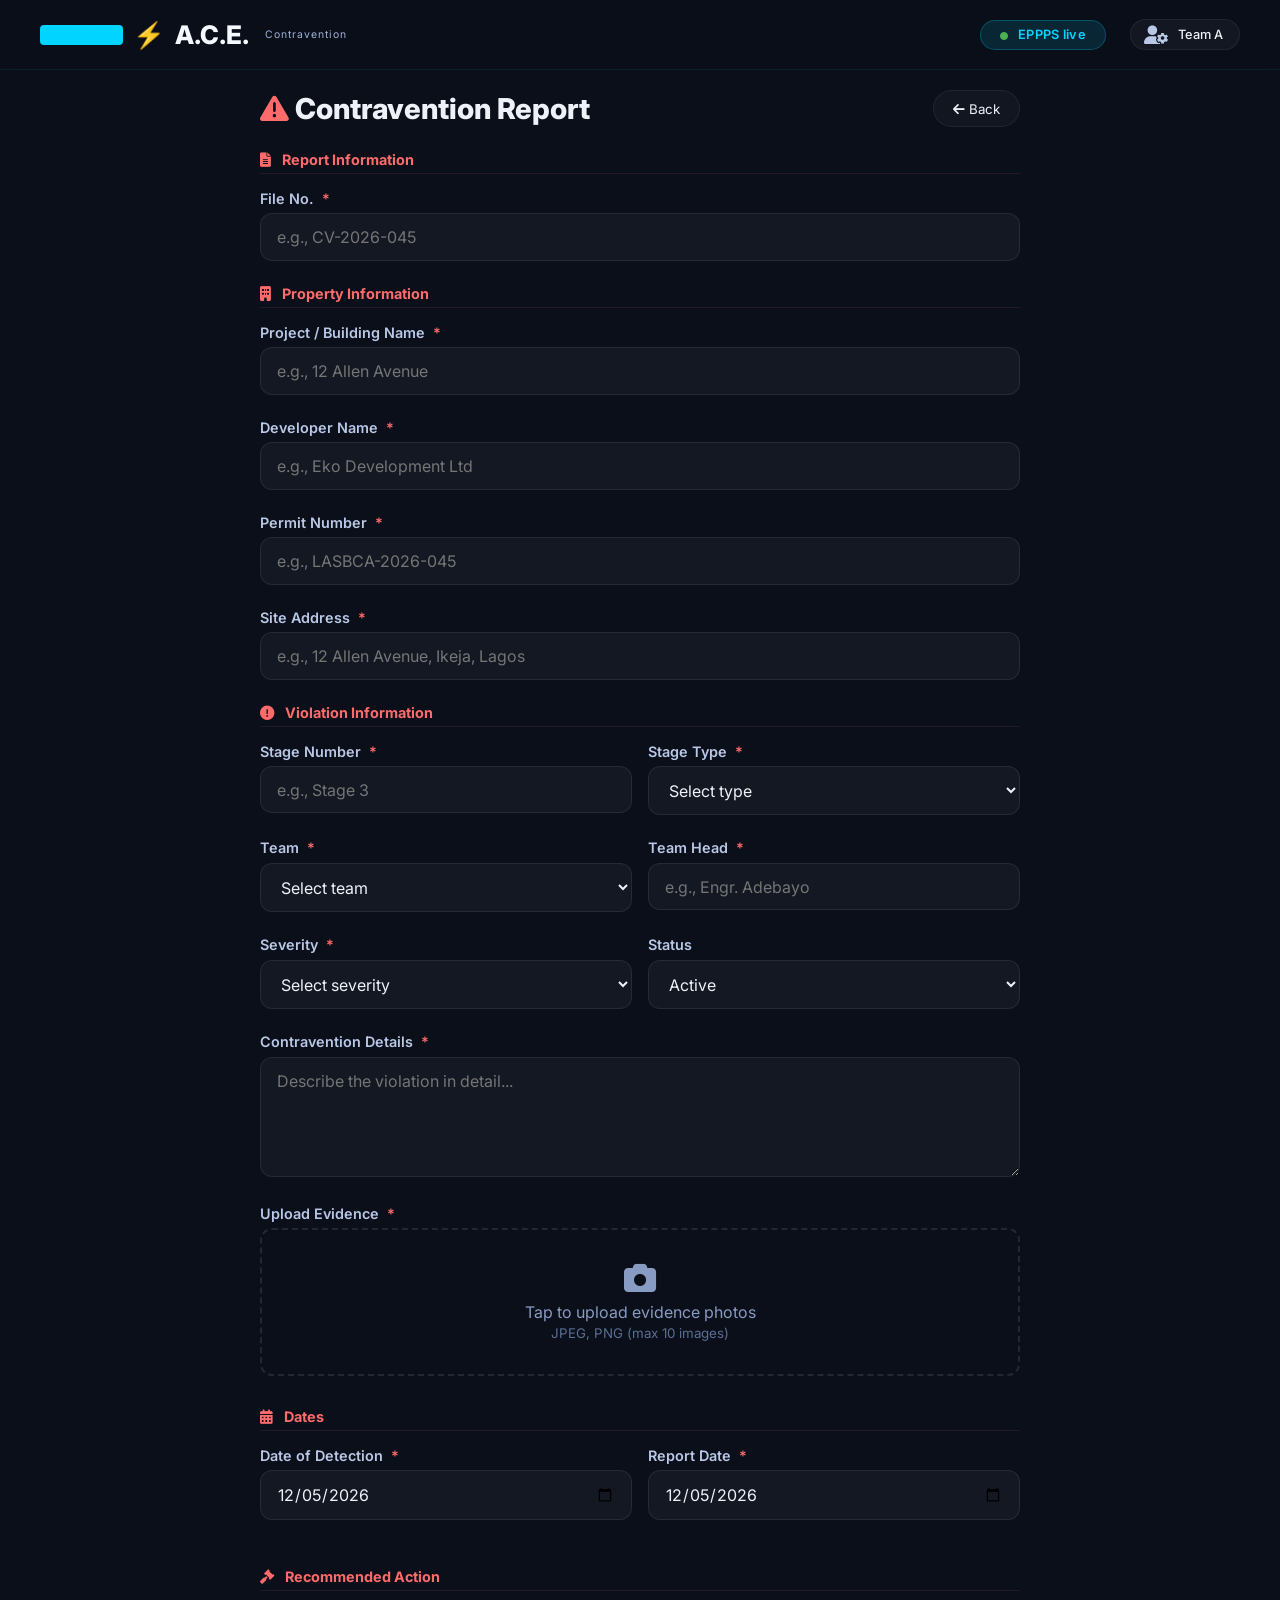
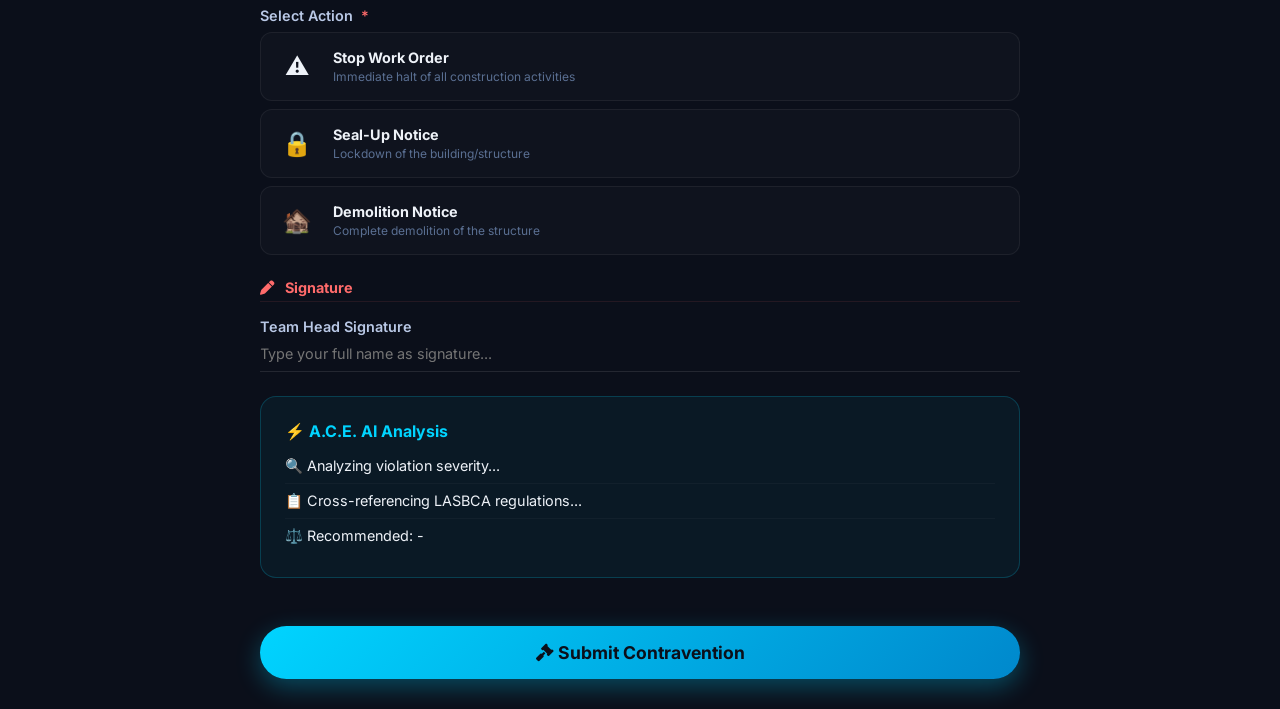
<file: pages/contravention.html>
<!DOCTYPE html>
<html lang="en">
<head>
    <meta charset="UTF-8" />
    <meta name="viewport" content="width=device-width, initial-scale=1.0, maximum-scale=1.0, user-scalable=no" />
    <title>Contravention - A.C.E.</title>
    <link rel="stylesheet" href="../styles.css" />
    <link href="https://fonts.googleapis.com/css2?family=Inter:wght@300;400;600;700;800;900&display=swap" rel="stylesheet" />
    <link rel="stylesheet" href="https://cdnjs.cloudflare.com/ajax/libs/font-awesome/6.0.0-beta3/css/all.min.css" />
    <style>
        .action-card {
            background: rgba(255, 255, 255, 0.02);
            border: 1px solid rgba(255, 255, 255, 0.06);
            border-radius: 12px;
            padding: 1rem;
            margin: 0.5rem 0;
            cursor: pointer;
            transition: 0.2s;
            display: flex;
            align-items: center;
            gap: 1rem;
        }
        .action-card:hover {
            background: rgba(0, 212, 255, 0.05);
            border-color: rgba(0, 212, 255, 0.2);
        }
        .action-card.selected {
            border-color: #00d4ff;
            background: rgba(0, 212, 255, 0.08);
        }
        .action-card .icon {
            font-size: 1.5rem;
            width: 40px;
            text-align: center;
        }
        .action-card .info h4 {
            font-size: 0.9rem;
            margin-bottom: 0.2rem;
        }
        .action-card .info p {
            font-size: 0.75rem;
            color: #5a6f92;
        }
        .severity-tag {
            display: inline-block;
            padding: 0.2rem 0.8rem;
            border-radius: 20px;
            font-size: 0.7rem;
            font-weight: 600;
        }
        .severity-critical {
            background: rgba(255, 70, 70, 0.15);
            color: #ff6b6b;
        }
        .severity-high {
            background: rgba(255, 193, 7, 0.15);
            color: #ffc107;
        }
        .severity-medium {
            background: rgba(255, 152, 0, 0.15);
            color: #ff9800;
        }
        .severity-low {
            background: rgba(76, 175, 80, 0.15);
            color: #4caf50;
        }
        .notice-preview {
            background: rgba(255, 255, 255, 0.02);
            border: 1px solid rgba(255, 255, 255, 0.06);
            border-radius: 12px;
            padding: 1.5rem;
            margin-top: 1rem;
        }
        .notice-preview .header {
            border-bottom: 2px solid rgba(255, 255, 255, 0.05);
            padding-bottom: 0.5rem;
            margin-bottom: 0.8rem;
            display: flex;
            justify-content: space-between;
            align-items: center;
        }
        .notice-preview .header h3 {
            font-size: 1rem;
            color: #ff6b6b;
        }
        .notice-preview .body {
            font-size: 0.85rem;
            line-height: 1.6;
            color: #b9c8e6;
        }
        .notice-preview .footer {
            border-top: 1px solid rgba(255, 255, 255, 0.05);
            padding-top: 0.8rem;
            margin-top: 0.8rem;
            font-size: 0.75rem;
            color: #5a6f92;
        }
        .form-section-title {
            font-size: 0.9rem;
            font-weight: 700;
            color: #ff6b6b;
            margin: 1.5rem 0 1rem;
            padding-bottom: 0.3rem;
            border-bottom: 1px solid rgba(255, 107, 107, 0.1);
        }
        .form-section-title i {
            margin-right: 8px;
        }
        .photo-preview {
            display: flex;
            flex-wrap: wrap;
            gap: 0.5rem;
            margin-top: 0.5rem;
        }
        .photo-preview img {
            width: 80px;
            height: 80px;
            object-fit: cover;
            border-radius: 8px;
            border: 1px solid rgba(255, 255, 255, 0.1);
        }
        .signature-line {
            border-bottom: 1px solid rgba(255, 255, 255, 0.1);
            padding-bottom: 0.3rem;
            margin-top: 0.3rem;
            min-height: 30px;
        }
        .signature-line input {
            background: transparent;
            border: none;
            width: 100%;
            color: #eef2f8;
            font-family: 'Inter', sans-serif;
            font-size: 0.9rem;
            padding: 0.2rem 0;
        }
        .signature-line input:focus {
            outline: none;
            border-bottom: 1px solid #00d4ff;
        }
        .lasbca-badge {
            background: #00d4ff;
            color: #0b0f1a;
            padding: 3px 14px;
            border-radius: 4px;
            font-weight: 800;
            font-size: 0.7rem;
            letter-spacing: 1.5px;
            display: inline-block;
            text-transform: uppercase;
        }
    </style>
</head>
<body>
    <!-- Top Navigation -->
    <div class="top-bar" style="position:fixed;top:0;left:0;right:0;z-index:50;">
        <div class="logo" style="display:flex; align-items:center; gap:10px;">
            <span class="lasbca-badge">LASBCA</span>
            <span style="font-size:1.6rem;">⚡</span>
            A.C.E.
            <small>Contravention</small>
        </div>
        <div class="top-actions">
            <span class="badge"><i class="fas fa-circle" style="color:#4caf50;font-size:0.5rem;"></i> EPPPS live</span>
            <div class="user">
                <i class="fas fa-user-cog"></i>
                <span style="font-size:0.8rem;font-weight:500;">Team A</span>
            </div>
        </div>
    </div>

    <!-- Main Content -->
    <div style="padding:90px 20px 30px;max-width:800px;margin:0 auto;">
        <div style="display:flex;justify-content:space-between;align-items:center;margin-bottom:1.5rem;flex-wrap:wrap;gap:1rem;">
            <h1 style="font-size:1.8rem;font-weight:800;"><i class="fas fa-exclamation-triangle" style="color:#ff6b6b;"></i> Contravention Report</h1>
            <button onclick="window.location.href='dashboard.html'" style="background:rgba(255,255,255,0.03);border:1px solid rgba(255,255,255,0.06);padding:0.6rem 1.2rem;border-radius:40px;color:#eef2f8;cursor:pointer;font-family:'Inter',sans-serif;">
                <i class="fas fa-arrow-left"></i> Back
            </button>
        </div>

        <form id="contraventionForm">
            <!-- Report Information -->
            <div class="form-section-title"><i class="fas fa-file-alt"></i> Report Information</div>
            
            <div class="form-group">
                <label>File No. <span class="required">*</span></label>
                <input type="text" id="contraFileNo" placeholder="e.g., CV-2026-045" required />
            </div>

            <!-- Property Information -->
            <div class="form-section-title"><i class="fas fa-building"></i> Property Information</div>
            
            <div class="form-group">
                <label>Project / Building Name <span class="required">*</span></label>
                <input type="text" id="contraProject" placeholder="e.g., 12 Allen Avenue" required />
            </div>
            
            <div class="form-group">
                <label>Developer Name <span class="required">*</span></label>
                <input type="text" id="contraDeveloper" placeholder="e.g., Eko Development Ltd" required />
            </div>
            
            <div class="form-group">
                <label>Permit Number <span class="required">*</span></label>
                <input type="text" id="contraPermit" placeholder="e.g., LASBCA-2026-045" required />
            </div>
            
            <div class="form-group">
                <label>Site Address <span class="required">*</span></label>
                <input type="text" id="contraAddress" placeholder="e.g., 12 Allen Avenue, Ikeja, Lagos" required />
            </div>

            <!-- Violation Information -->
            <div class="form-section-title"><i class="fas fa-exclamation-circle"></i> Violation Information</div>
            
            <div class="form-row">
                <div class="form-group">
                    <label>Stage Number <span class="required">*</span></label>
                    <input type="text" id="contraStageNumber" placeholder="e.g., Stage 3" required />
                </div>
                <div class="form-group">
                    <label>Stage Type <span class="required">*</span></label>
                    <select id="contraStageType" required>
                        <option value="">Select type</option>
                        <option>Foundation</option>
                        <option>Ground Floor Columns</option>
                        <option>Ground Floor Slab</option>
                        <option>1st Floor Columns</option>
                        <option>1st Floor Slab</option>
                        <option>2nd Floor Columns</option>
                        <option>2nd Floor Slab</option>
                        <option>3rd Floor Columns</option>
                        <option>3rd Floor Slab</option>
                        <option>4th Floor Columns</option>
                        <option>4th Floor Slab</option>
                        <option>5th Floor Columns</option>
                        <option>5th Floor Slab</option>
                        <option>Roof Columns</option>
                        <option>Roof Slab</option>
                        <option>Structural Frame</option>
                        <option>Block Work / Masonry</option>
                        <option>Plumbing / Electrical Roughing</option>
                        <option>Finishing</option>
                        <option>Other</option>
                    </select>
                </div>
            </div>
            
            <div class="form-row">
                <div class="form-group">
                    <label>Team <span class="required">*</span></label>
                    <select id="contraTeam" required>
                        <option value="">Select team</option>
                        <option>Team A</option>
                        <option>Team B</option>
                        <option>Team C</option>
                        <option>Special Team</option>
                    </select>
                </div>
                <div class="form-group">
                    <label>Team Head <span class="required">*</span></label>
                    <input type="text" id="contraTeamHead" placeholder="e.g., Engr. Adebayo" required />
                </div>
            </div>
            
            <div class="form-row">
                <div class="form-group">
                    <label>Severity <span class="required">*</span></label>
                    <select id="contraSeverity" required onchange="updateSeverity()">
                        <option value="">Select severity</option>
                        <option value="critical">Critical</option>
                        <option value="high">High</option>
                        <option value="medium">Medium</option>
                        <option value="low">Low</option>
                    </select>
                </div>
                <div class="form-group">
                    <label>Status</label>
                    <select id="contraStatus">
                        <option value="active">Active</option>
                        <option value="resolved">Resolved</option>
                        <option value="pending">Pending</option>
                    </select>
                </div>
            </div>
            
            <div class="form-group">
                <label>Contravention Details <span class="required">*</span></label>
                <textarea id="contraDetails" placeholder="Describe the violation in detail..." required></textarea>
            </div>
            
            <div class="form-group">
                <label>Upload Evidence <span class="required">*</span></label>
                <div class="file-upload" onclick="document.getElementById('contraPhotoInput').click()">
                    <i class="fas fa-camera"></i>
                    Tap to upload evidence photos<br />
                    <small style="color:#5a6f92;">JPEG, PNG (max 10 images)</small>
                    <input type="file" id="contraPhotoInput" multiple accept="image/*" style="display:none;" onchange="handleContraPhotos(event)" />
                </div>
                <div class="photo-preview" id="contraPhotoPreview"></div>
            </div>

            <!-- Dates -->
            <div class="form-section-title"><i class="fas fa-calendar-alt"></i> Dates</div>
            
            <div class="form-row">
                <div class="form-group">
                    <label>Date of Detection <span class="required">*</span></label>
                    <input type="date" id="contraDetectionDate" required />
                </div>
                <div class="form-group">
                    <label>Report Date <span class="required">*</span></label>
                    <input type="date" id="contraReportDate" required />
                </div>
            </div>

            <!-- Recommended Action -->
            <div class="form-section-title"><i class="fas fa-gavel"></i> Recommended Action</div>
            
            <div class="form-group">
                <label>Select Action <span class="required">*</span></label>
                <div id="actionOptions">
                    <div class="action-card" data-action="stop-work" onclick="selectAction(this)">
                        <div class="icon">⚠️</div>
                        <div class="info">
                            <h4>Stop Work Order</h4>
                            <p>Immediate halt of all construction activities</p>
                        </div>
                    </div>
                    <div class="action-card" data-action="seal-up" onclick="selectAction(this)">
                        <div class="icon">🔒</div>
                        <div class="info">
                            <h4>Seal-Up Notice</h4>
                            <p>Lockdown of the building/structure</p>
                        </div>
                    </div>
                    <div class="action-card" data-action="demolition" onclick="selectAction(this)">
                        <div class="icon">🏚️</div>
                        <div class="info">
                            <h4>Demolition Notice</h4>
                            <p>Complete demolition of the structure</p>
                        </div>
                    </div>
                </div>
            </div>

            <!-- Signature -->
            <div class="form-section-title"><i class="fas fa-pen"></i> Signature</div>
            
            <div class="form-group">
                <label>Team Head Signature</label>
                <div class="signature-line">
                    <input type="text" id="contraSignature" placeholder="Type your full name as signature..." />
                </div>
            </div>

            <!-- AI Analysis -->
            <div class="ai-response" style="margin-top:1.5rem;">
                <h4>⚡ A.C.E. AI Analysis</h4>
                <div class="observation" id="aiContra1">🔍 Analyzing violation severity...</div>
                <div class="observation" id="aiContra2">📋 Cross-referencing LASBCA regulations...</div>
                <div class="observation" id="aiContra3">⚖️ Recommended: <span id="aiRecommendation">-</span></div>
            </div>

            <!-- Notice Preview -->
            <div class="notice-preview" id="noticePreview" style="display:none;">
                <div class="header">
                    <h3 id="noticeTitle">NOTICE</h3>
                    <span id="noticeDate" style="font-size:0.8rem;color:#5a6f92;"></span>
                </div>
                <div class="body" id="noticeBody">
                    <p><strong>File No:</strong> <span id="noticeFileNo">-</span></p>
                    <p><strong>To:</strong> <span id="noticeTo">-</span></p>
                    <p><strong>Permit No:</strong> <span id="noticePermit">-</span></p>
                    <p><strong>Subject:</strong> <span id="noticeSubject">-</span></p>
                    <p style="margin-top:0.8rem;" id="noticeDetails">-</p>
                    <p style="margin-top:0.8rem;" id="noticeAction">-</p>
                    <p style="margin-top:0.8rem;"><strong>Team Head:</strong> <span id="noticeTeamHead">-</span></p>
                </div>
                <div class="footer">
                    <p>LASBCA · Oba Akinjobi Way, Ikeja · <span id="noticeFooterDate"></span></p>
                    <p style="font-size:0.65rem;color:#5a6f92;">This notice is generated by A.C.E. Automated Compliance Engine</p>
                </div>
            </div>

            <button type="submit" class="submit-btn" style="margin-top:1.5rem;">
                <i class="fas fa-gavel"></i> Submit Contravention
            </button>
        </form>
    </div>

    <!-- Toast -->
    <div id="toast" class="toast"></div>

    <script src="../pdf-generator.js"></script>

    <script>
        let contraPhotos = [];
        let selectedAction = null;

        document.addEventListener('DOMContentLoaded', function() {
            const today = new Date().toISOString().split('T')[0];
            document.getElementById('contraDetectionDate').value = today;
            document.getElementById('contraReportDate').value = today;
        });

        function handleContraPhotos(event) {
            const files = event.target.files;
            for (let file of files) {
                if (contraPhotos.length >= 10) break;
                const reader = new FileReader();
                reader.onload = function(e) {
                    contraPhotos.push(e.target.result);
                    renderContraPhotos();
                };
                reader.readAsDataURL(file);
            }
            event.target.value = '';
        }

        function renderContraPhotos() {
            const container = document.getElementById('contraPhotoPreview');
            container.innerHTML = contraPhotos.map((src, index) => `
                <div style="position:relative;display:inline-block;">
                    <img src="${src}" alt="Upload ${index+1}" style="width:80px;height:80px;object-fit:cover;border-radius:8px;border:1px solid rgba(255,255,255,0.1);" />
                    <button onclick="removeContraPhoto(${index})" style="position:absolute;top:-8px;right:-8px;background:rgba(255,70,70,0.9);border:none;color:white;border-radius:50%;width:22px;height:22px;cursor:pointer;font-size:12px;display:flex;align-items:center;justify-content:center;">
                        ✕
                    </button>
                </div>
            `).join('');
        }

        function removeContraPhoto(index) {
            contraPhotos.splice(index, 1);
            renderContraPhotos();
        }

        function selectAction(el) {
            document.querySelectorAll('.action-card').forEach(c => c.classList.remove('selected'));
            el.classList.add('selected');
            selectedAction = el.dataset.action;
            updateNotice();
        }

        function updateSeverity() {
            const severity = document.getElementById('contraSeverity').value;
            const el = document.getElementById('contraSeverity');
            el.className = '';
            if (severity) {
                el.classList.add('severity-' + severity);
            }
            updateNotice();
            updateAI();
        }

        function updateAI() {
            const details = document.getElementById('contraDetails').value;
            const severity = document.getElementById('contraSeverity').value;

            document.getElementById('aiContra1').textContent = severity ?
                `🔍 Severity: ${severity.toUpperCase()} - ${severity === 'critical' ? 'Immediate action required' : severity === 'high' ? 'Urgent action required' : 'Monitor and address'}` :
                '🔍 Analyzing violation severity...';

            document.getElementById('aiContra2').textContent = details ?
                `📋 Violation identified: ${details.substring(0, 50)}${details.length > 50 ? '...' : ''}` :
                '📋 Awaiting violation details...';

            let recommendation = '-';
            if (severity === 'critical') recommendation = '🚨 Demolition Notice';
            else if (severity === 'high') recommendation = '⚠️ Stop Work Order';
            else if (severity === 'medium') recommendation = '🔒 Seal-Up Notice';
            else if (severity === 'low') recommendation = 'ℹ️ Warning Notice';
            document.getElementById('aiRecommendation').textContent = recommendation;

            if (severity === 'critical') {
                document.querySelectorAll('.action-card').forEach(c => c.classList.remove('selected'));
                document.querySelector('[data-action="demolition"]').classList.add('selected');
                selectedAction = 'demolition';
            } else if (severity === 'high') {
                document.querySelectorAll('.action-card').forEach(c => c.classList.remove('selected'));
                document.querySelector('[data-action="stop-work"]').classList.add('selected');
                selectedAction = 'stop-work';
            } else if (severity === 'medium') {
                document.querySelectorAll('.action-card').forEach(c => c.classList.remove('selected'));
                document.querySelector('[data-action="seal-up"]').classList.add('selected');
                selectedAction = 'seal-up';
            }
            updateNotice();
        }

        function updateNotice() {
            const fileNo = document.getElementById('contraFileNo').value || '[File No]';
            const project = document.getElementById('contraProject').value || '[Project Name]';
            const developer = document.getElementById('contraDeveloper').value || '[Developer]';
            const permit = document.getElementById('contraPermit').value || '[Permit #]';
            const address = document.getElementById('contraAddress').value || '[Address]';
            const stageNum = document.getElementById('contraStageNumber').value || '[Stage]';
            const stageType = document.getElementById('contraStageType').value || '[Stage Type]';
            const teamHead = document.getElementById('contraTeamHead').value || '[Team Head]';
            const details = document.getElementById('contraDetails').value || '[Details pending]';
            const severity = document.getElementById('contraSeverity').value || 'Unassigned';
            const now = new Date();
            const dateStr = now.toLocaleDateString('en-NG', { year: 'numeric', month: 'long', day: 'numeric' });

            const actionMap = {
                'stop-work': { title: 'STOP WORK ORDER', subject: 'Immediate Cessation of Construction Activities', action: 'All construction activities on the above-referenced project are hereby ordered to STOP IMMEDIATELY until further notice.' },
                'seal-up': { title: 'SEAL-UP NOTICE', subject: 'Lockdown of Structure', action: 'The above-referenced building/structure is hereby ordered to be SEALED UP immediately. Access is prohibited until further notice.' },
                'demolition': { title: 'DEMOLITION NOTICE', subject: 'Order for Complete Demolition', action: 'The above-referenced structure has been deemed structurally unsafe. You are hereby ordered to DEMOLISH the building within 7 days of this notice.' }
            };

            const actionData = actionMap[selectedAction] || { title: 'NOTICE', subject: 'Compliance Notice', action: 'Please comply with LASBCA regulations.' };

            document.getElementById('noticeTitle').textContent = actionData.title;
            document.getElementById('noticeDate').textContent = dateStr;
            document.getElementById('noticeFileNo').textContent = fileNo;
            document.getElementById('noticeTo').textContent = `${developer} (${project})`;
            document.getElementById('noticePermit').textContent = permit;
            document.getElementById('noticeSubject').textContent = `${actionData.subject} - ${stageNum} (${stageType})`;
            document.getElementById('noticeDetails').textContent = `Violation: ${details}`;
            document.getElementById('noticeAction').textContent = `Action Required: ${actionData.action}`;
            document.getElementById('noticeTeamHead').textContent = teamHead;
            document.getElementById('noticeFooterDate').textContent = dateStr;

            document.getElementById('noticePreview').style.display = 'block';
        }

        document.getElementById('contraventionForm').addEventListener('submit', function(e) {
            e.preventDefault();

            const required = ['contraFileNo', 'contraProject', 'contraDeveloper', 'contraPermit', 'contraAddress', 'contraStageNumber', 'contraStageType', 'contraTeam', 'contraTeamHead', 'contraSeverity', 'contraDetails', 'contraDetectionDate', 'contraReportDate'];
            let valid = true;
            required.forEach(id => {
                const el = document.getElementById(id);
                if (!el.value.trim()) {
                    el.style.borderColor = '#ff6b6b';
                    valid = false;
                } else {
                    el.style.borderColor = '';
                }
            });

            if (!valid) {
                showToast('⚠️ Please fill in all required fields');
                return;
            }

            if (contraPhotos.length === 0) {
                showToast('⚠️ Please upload evidence photos');
                return;
            }

            if (!selectedAction) {
                showToast('⚠️ Please select a recommended action');
                return;
            }

            const data = {
                id: document.getElementById('contraFileNo').value || 'CV-' + Date.now().toString().slice(-6),
                fileNo: document.getElementById('contraFileNo').value,
                project: document.getElementById('contraProject').value,
                developer: document.getElementById('contraDeveloper').value,
                permit: document.getElementById('contraPermit').value,
                address: document.getElementById('contraAddress').value,
                stage: document.getElementById('contraStageNumber').value + ' (' + document.getElementById('contraStageType').value + ')',
                team: document.getElementById('contraTeam').value,
                teamHead: document.getElementById('contraTeamHead').value,
                severity: document.getElementById('contraSeverity').value,
                status: document.getElementById('contraStatus').value,
                detectionDate: document.getElementById('contraDetectionDate').value,
                reportDate: document.getElementById('contraReportDate').value,
                details: document.getElementById('contraDetails').value,
                action: document.querySelector('.action-card.selected .info h4')?.textContent || 'Notice',
                signature: document.getElementById('contraSignature').value || 'Signed',
                photos: contraPhotos.length
            };

            showToast('⏳ Generating contravention notice...');

            generateContraventionPDF(data).then(() => {
                showToast('✅ Contravention submitted! PDF downloaded.');
                this.reset();
                document.getElementById('contraPhotoPreview').innerHTML = '';
                contraPhotos = [];
                document.querySelectorAll('.action-card').forEach(c => c.classList.remove('selected'));
                selectedAction = null;
                document.getElementById('noticePreview').style.display = 'none';
                document.getElementById('aiContra1').textContent = '🔍 Analyzing violation severity...';
                document.getElementById('aiContra2').textContent = '📋 Cross-referencing LASBCA regulations...';
                document.getElementById('aiRecommendation').textContent = '-';
                window.scrollTo({ top: 0, behavior: 'smooth' });
            }).catch(err => {
                showToast('❌ Error generating PDF: ' + err.message);
            });
        });

        document.getElementById('contraDetails').addEventListener('input', updateAI);
        document.getElementById('contraProject').addEventListener('input', updateNotice);
        document.getElementById('contraDeveloper').addEventListener('input', updateNotice);
        document.getElementById('contraPermit').addEventListener('input', updateNotice);
        document.getElementById('contraAddress').addEventListener('input', updateNotice);
        document.getElementById('contraStageNumber').addEventListener('input', updateNotice);
        document.getElementById('contraStageType').addEventListener('change', updateNotice);
        document.getElementById('contraTeam').addEventListener('change', updateNotice);
        document.getElementById('contraTeamHead').addEventListener('input', updateNotice);
        document.getElementById('contraFileNo').addEventListener('input', updateNotice);

        function showToast(message) {
            const toast = document.getElementById('toast');
            toast.textContent = message;
            toast.classList.add('show');
            clearTimeout(toast._timeout);
            toast._timeout = setTimeout(() => {
                toast.classList.remove('show');
            }, 3000);
        }

        window.showToast = showToast;
    </script>
</body>
    </html>
</file>
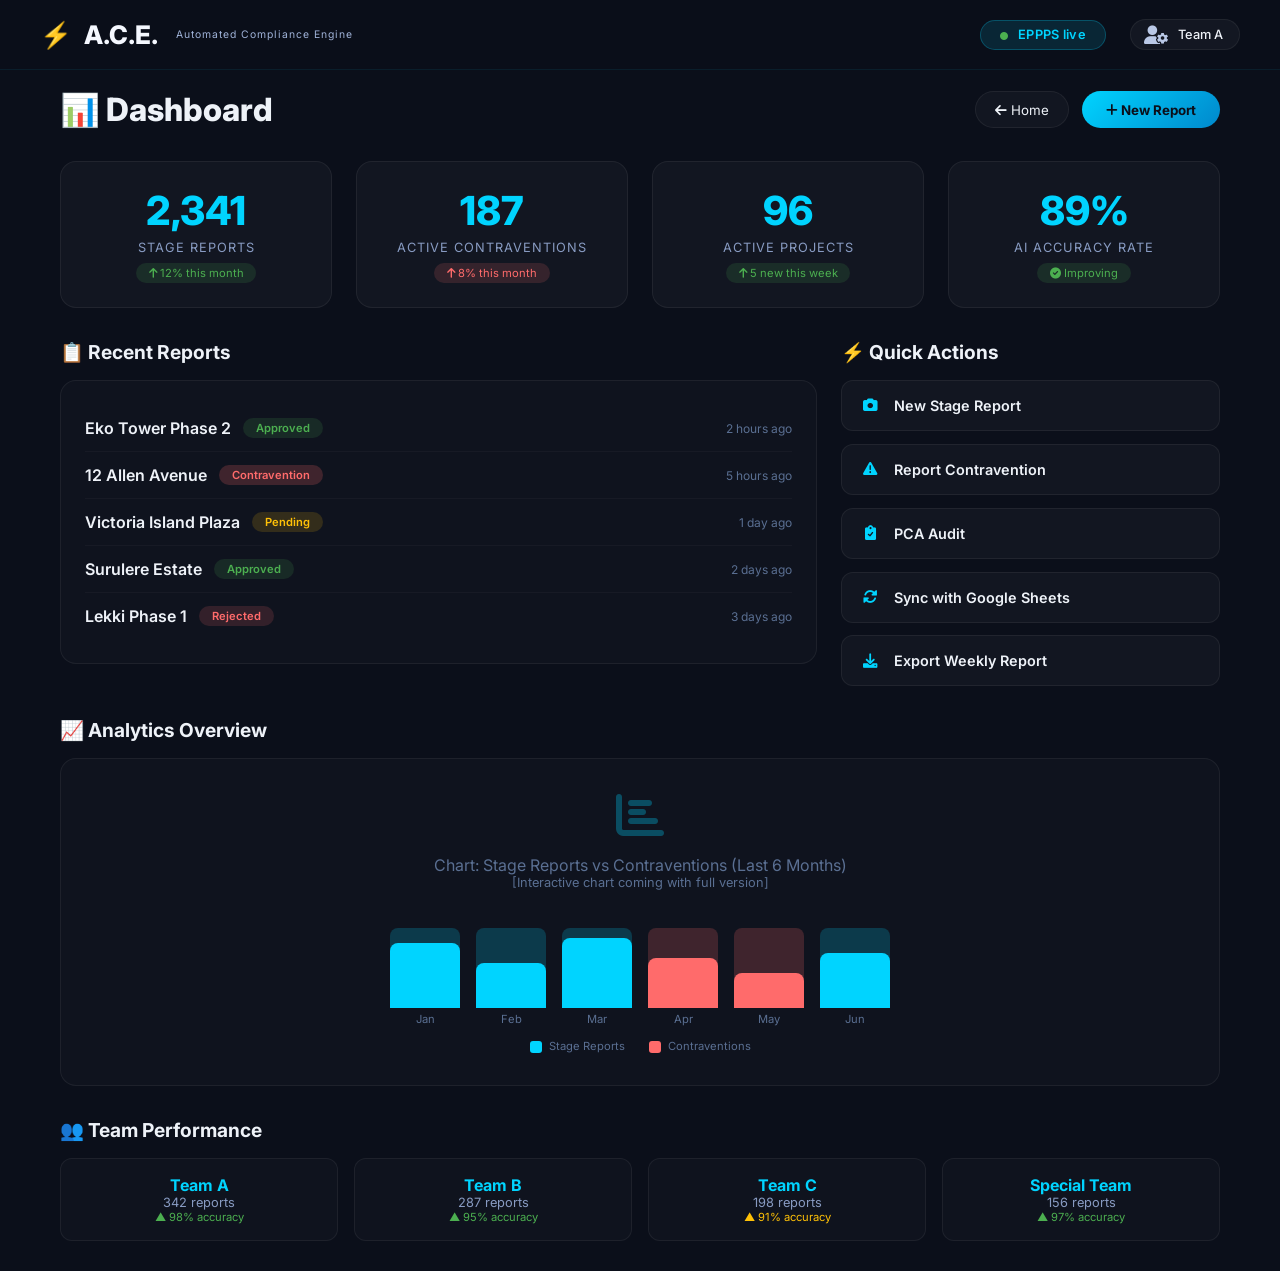
<file: pages/dashboard.html>
<!DOCTYPE html>
<html lang="en">
<head>
    <meta charset="UTF-8" />
    <meta name="viewport" content="width=device-width, initial-scale=1.0, maximum-scale=1.0, user-scalable=no" />
    <title>Dashboard - A.C.E.</title>
    <link rel="stylesheet" href="../styles.css" />
    <link href="https://fonts.googleapis.com/css2?family=Inter:wght@300;400;600;700;800;900&display=swap" rel="stylesheet" />
    <link rel="stylesheet" href="https://cdnjs.cloudflare.com/ajax/libs/font-awesome/6.0.0-beta3/css/all.min.css" />
    <style>
        /* Additional dashboard styles */
        .dashboard-grid {
            display: grid;
            grid-template-columns: repeat(auto-fit, minmax(200px, 1fr));
            gap: 1.5rem;
            margin-bottom: 2rem;
        }

        .stat-card {
            background: rgba(255, 255, 255, 0.03);
            border: 1px solid rgba(255, 255, 255, 0.06);
            border-radius: 16px;
            padding: 1.5rem;
            text-align: center;
            transition: 0.3s ease;
        }

        .stat-card:hover {
            background: rgba(0, 212, 255, 0.05);
            border-color: rgba(0, 212, 255, 0.2);
            transform: translateY(-2px);
        }

        .stat-card .number {
            font-size: 2.5rem;
            font-weight: 800;
            color: #00d4ff;
            display: block;
        }

        .stat-card .label {
            font-size: 0.8rem;
            color: #889bc2;
            text-transform: uppercase;
            letter-spacing: 1px;
            margin-top: 0.3rem;
        }

        .stat-card .change {
            font-size: 0.7rem;
            margin-top: 0.5rem;
            display: inline-block;
            padding: 0.2rem 0.8rem;
            border-radius: 20px;
        }

        .change.up {
            background: rgba(76, 175, 80, 0.15);
            color: #4caf50;
        }

        .change.down {
            background: rgba(255, 107, 107, 0.15);
            color: #ff6b6b;
        }

        .chart-placeholder {
            background: rgba(255, 255, 255, 0.02);
            border: 1px solid rgba(255, 255, 255, 0.06);
            border-radius: 16px;
            padding: 2rem;
            text-align: center;
            color: #5a6f92;
            min-height: 200px;
            display: flex;
            align-items: center;
            justify-content: center;
            flex-direction: column;
        }

        .chart-placeholder i {
            font-size: 3rem;
            color: #00d4ff;
            margin-bottom: 1rem;
            opacity: 0.3;
        }

        .recent-list {
            background: rgba(255, 255, 255, 0.02);
            border: 1px solid rgba(255, 255, 255, 0.06);
            border-radius: 16px;
            padding: 1.5rem;
        }

        .recent-item {
            display: flex;
            justify-content: space-between;
            align-items: center;
            padding: 0.8rem 0;
            border-bottom: 1px solid rgba(255, 255, 255, 0.03);
        }

        .recent-item:last-child {
            border-bottom: none;
        }

        .recent-item .info {
            display: flex;
            align-items: center;
            gap: 12px;
        }

        .recent-item .badge-status {
            padding: 0.2rem 0.8rem;
            border-radius: 20px;
            font-size: 0.7rem;
            font-weight: 600;
        }

        .badge-status.approved {
            background: rgba(76, 175, 80, 0.15);
            color: #4caf50;
        }

        .badge-status.pending {
            background: rgba(255, 193, 7, 0.15);
            color: #ffc107;
        }

        .badge-status.rejected {
            background: rgba(255, 107, 107, 0.15);
            color: #ff6b6b;
        }

        .badge-status.contravention {
            background: rgba(255, 107, 107, 0.2);
            color: #ff6b6b;
        }

        .recent-item .time {
            font-size: 0.75rem;
            color: #5a6f92;
        }

        .two-col {
            display: grid;
            grid-template-columns: 2fr 1fr;
            gap: 1.5rem;
        }

        @media (max-width: 700px) {
            .two-col {
                grid-template-columns: 1fr;
            }
        }

        .quick-actions {
            display: flex;
            flex-direction: column;
            gap: 0.8rem;
        }

        .quick-actions button {
            background: rgba(255, 255, 255, 0.03);
            border: 1px solid rgba(255, 255, 255, 0.06);
            padding: 1rem;
            border-radius: 12px;
            color: #eef2f8;
            font-weight: 600;
            cursor: pointer;
            transition: 0.2s;
            display: flex;
            align-items: center;
            gap: 12px;
            font-family: 'Inter', sans-serif;
            font-size: 0.9rem;
        }

        .quick-actions button:hover {
            background: rgba(0, 212, 255, 0.05);
            border-color: rgba(0, 212, 255, 0.2);
        }

        .quick-actions button i {
            color: #00d4ff;
            width: 24px;
        }
    </style>
</head>
<body>
    <!-- Top Navigation -->
    <div class="top-bar" style="position:fixed;top:0;left:0;right:0;z-index:50;">
        <div class="logo">
            <span style="font-size:1.6rem;">⚡</span>
            A.C.E.
            <small>Automated Compliance Engine</small>
        </div>
        <div class="top-actions">
            <span class="badge"><i class="fas fa-circle" style="color:#4caf50;font-size:0.5rem;"></i> EPPPS live</span>
            <div class="user">
                <i class="fas fa-user-cog"></i>
                <span style="font-size:0.8rem;font-weight:500;">Team A</span>
            </div>
        </div>
    </div>

    <!-- Main Content -->
    <div style="padding:90px 20px 30px;max-width:1200px;margin:0 auto;">
        <div style="display:flex;justify-content:space-between;align-items:center;margin-bottom:2rem;flex-wrap:wrap;gap:1rem;">
            <h1 style="font-size:2rem;font-weight:800;">📊 Dashboard</h1>
            <div style="display:flex;gap:0.8rem;flex-wrap:wrap;">
                <button onclick="window.location.href='../index.html'" style="background:rgba(255,255,255,0.03);border:1px solid rgba(255,255,255,0.06);padding:0.6rem 1.2rem;border-radius:40px;color:#eef2f8;cursor:pointer;font-family:'Inter',sans-serif;">
                    <i class="fas fa-arrow-left"></i> Home
                </button>
                <button onclick="window.location.href='stage-report.html'" style="background:linear-gradient(135deg,#00d4ff,#0088cc);border:none;padding:0.6rem 1.5rem;border-radius:40px;color:#0b0f1a;font-weight:700;cursor:pointer;font-family:'Inter',sans-serif;">
                    <i class="fas fa-plus"></i> New Report
                </button>
            </div>
        </div>

        <!-- Stats Grid -->
        <div class="dashboard-grid">
            <div class="stat-card">
                <span class="number">2,341</span>
                <div class="label">Stage Reports</div>
                <span class="change up"><i class="fas fa-arrow-up"></i> 12% this month</span>
            </div>
            <div class="stat-card">
                <span class="number">187</span>
                <div class="label">Active Contraventions</div>
                <span class="change down"><i class="fas fa-arrow-up"></i> 8% this month</span>
            </div>
            <div class="stat-card">
                <span class="number">96</span>
                <div class="label">Active Projects</div>
                <span class="change up"><i class="fas fa-arrow-up"></i> 5 new this week</span>
            </div>
            <div class="stat-card">
                <span class="number">89%</span>
                <div class="label">AI Accuracy Rate</div>
                <span class="change up"><i class="fas fa-check-circle"></i> Improving</span>
            </div>
        </div>

        <!-- Two Column Layout -->
        <div class="two-col">
            <!-- Left Column -->
            <div>
                <h3 style="margin-bottom:1rem;font-size:1.2rem;">📋 Recent Reports</h3>
                <div class="recent-list">
                    <div class="recent-item">
                        <div class="info">
                            <span style="font-weight:600;">Eko Tower Phase 2</span>
                            <span class="badge-status approved">Approved</span>
                        </div>
                        <span class="time">2 hours ago</span>
                    </div>
                    <div class="recent-item">
                        <div class="info">
                            <span style="font-weight:600;">12 Allen Avenue</span>
                            <span class="badge-status contravention">Contravention</span>
                        </div>
                        <span class="time">5 hours ago</span>
                    </div>
                    <div class="recent-item">
                        <div class="info">
                            <span style="font-weight:600;">Victoria Island Plaza</span>
                            <span class="badge-status pending">Pending</span>
                        </div>
                        <span class="time">1 day ago</span>
                    </div>
                    <div class="recent-item">
                        <div class="info">
                            <span style="font-weight:600;">Surulere Estate</span>
                            <span class="badge-status approved">Approved</span>
                        </div>
                        <span class="time">2 days ago</span>
                    </div>
                    <div class="recent-item">
                        <div class="info">
                            <span style="font-weight:600;">Lekki Phase 1</span>
                            <span class="badge-status rejected">Rejected</span>
                        </div>
                        <span class="time">3 days ago</span>
                    </div>
                </div>
            </div>

            <!-- Right Column -->
            <div>
                <h3 style="margin-bottom:1rem;font-size:1.2rem;">⚡ Quick Actions</h3>
                <div class="quick-actions">
                    <button onclick="window.location.href='stage-report.html'">
                        <i class="fas fa-camera"></i> New Stage Report
                    </button>
                    <button onclick="window.location.href='contravention.html'">
                        <i class="fas fa-exclamation-triangle"></i> Report Contravention
                    </button>
                    <button onclick="window.location.href='pca-audit.html'">
                        <i class="fas fa-clipboard-check"></i> PCA Audit
                    </button>
                    <button onclick="showToast('🔄 Syncing with Google Sheets...')">
                        <i class="fas fa-sync-alt"></i> Sync with Google Sheets
                    </button>
                    <button onclick="showToast('📊 Exporting reports...')">
                        <i class="fas fa-download"></i> Export Weekly Report
                    </button>
                </div>
            </div>
        </div>

        <!-- Analytics Section -->
        <div style="margin-top:2rem;">
            <h3 style="margin-bottom:1rem;font-size:1.2rem;">📈 Analytics Overview</h3>
            <div class="chart-placeholder">
                <i class="fas fa-chart-bar"></i>
                <p>Chart: Stage Reports vs Contraventions (Last 6 Months)</p>
                <p style="font-size:0.8rem;color:#5a6f92;">[Interactive chart coming with full version]</p>
                <!-- Simple visual bars -->
                <div style="display:flex;gap:1rem;width:100%;max-width:500px;margin-top:1rem;align-items:flex-end;height:120px;">
                    <div style="flex:1;display:flex;flex-direction:column;align-items:center;">
                        <div style="width:100%;background:rgba(0,212,255,0.2);height:80px;border-radius:8px 8px 0 0;position:relative;">
                            <div style="position:absolute;bottom:0;left:0;right:0;background:#00d4ff;height:65px;border-radius:8px 8px 0 0;"></div>
                        </div>
                        <span style="font-size:0.7rem;color:#5a6f92;margin-top:0.3rem;">Jan</span>
                    </div>
                    <div style="flex:1;display:flex;flex-direction:column;align-items:center;">
                        <div style="width:100%;background:rgba(0,212,255,0.2);height:80px;border-radius:8px 8px 0 0;position:relative;">
                            <div style="position:absolute;bottom:0;left:0;right:0;background:#00d4ff;height:45px;border-radius:8px 8px 0 0;"></div>
                        </div>
                        <span style="font-size:0.7rem;color:#5a6f92;margin-top:0.3rem;">Feb</span>
                    </div>
                    <div style="flex:1;display:flex;flex-direction:column;align-items:center;">
                        <div style="width:100%;background:rgba(0,212,255,0.2);height:80px;border-radius:8px 8px 0 0;position:relative;">
                            <div style="position:absolute;bottom:0;left:0;right:0;background:#00d4ff;height:70px;border-radius:8px 8px 0 0;"></div>
                        </div>
                        <span style="font-size:0.7rem;color:#5a6f92;margin-top:0.3rem;">Mar</span>
                    </div>
                    <div style="flex:1;display:flex;flex-direction:column;align-items:center;">
                        <div style="width:100%;background:rgba(255,107,107,0.2);height:80px;border-radius:8px 8px 0 0;position:relative;">
                            <div style="position:absolute;bottom:0;left:0;right:0;background:#ff6b6b;height:50px;border-radius:8px 8px 0 0;"></div>
                        </div>
                        <span style="font-size:0.7rem;color:#5a6f92;margin-top:0.3rem;">Apr</span>
                    </div>
                    <div style="flex:1;display:flex;flex-direction:column;align-items:center;">
                        <div style="width:100%;background:rgba(255,107,107,0.2);height:80px;border-radius:8px 8px 0 0;position:relative;">
                            <div style="position:absolute;bottom:0;left:0;right:0;background:#ff6b6b;height:35px;border-radius:8px 8px 0 0;"></div>
                        </div>
                        <span style="font-size:0.7rem;color:#5a6f92;margin-top:0.3rem;">May</span>
                    </div>
                    <div style="flex:1;display:flex;flex-direction:column;align-items:center;">
                        <div style="width:100%;background:rgba(0,212,255,0.2);height:80px;border-radius:8px 8px 0 0;position:relative;">
                            <div style="position:absolute;bottom:0;left:0;right:0;background:#00d4ff;height:55px;border-radius:8px 8px 0 0;"></div>
                        </div>
                        <span style="font-size:0.7rem;color:#5a6f92;margin-top:0.3rem;">Jun</span>
                    </div>
                </div>
                <div style="display:flex;gap:1.5rem;margin-top:0.8rem;font-size:0.7rem;">
                    <span><span style="display:inline-block;width:12px;height:12px;background:#00d4ff;border-radius:3px;vertical-align:middle;margin-right:4px;"></span> Stage Reports</span>
                    <span><span style="display:inline-block;width:12px;height:12px;background:#ff6b6b;border-radius:3px;vertical-align:middle;margin-right:4px;"></span> Contraventions</span>
                </div>
            </div>
        </div>

        <!-- Team Performance -->
        <div style="margin-top:2rem;">
            <h3 style="margin-bottom:1rem;font-size:1.2rem;">👥 Team Performance</h3>
            <div style="display:grid;grid-template-columns:repeat(auto-fit,minmax(150px,1fr));gap:1rem;">
                <div style="background:rgba(255,255,255,0.02);border:1px solid rgba(255,255,255,0.06);border-radius:12px;padding:1rem;text-align:center;">
                    <div style="font-weight:700;color:#00d4ff;">Team A</div>
                    <div style="font-size:0.8rem;color:#889bc2;">342 reports</div>
                    <div style="font-size:0.7rem;color:#4caf50;">▲ 98% accuracy</div>
                </div>
                <div style="background:rgba(255,255,255,0.02);border:1px solid rgba(255,255,255,0.06);border-radius:12px;padding:1rem;text-align:center;">
                    <div style="font-weight:700;color:#00d4ff;">Team B</div>
                    <div style="font-size:0.8rem;color:#889bc2;">287 reports</div>
                    <div style="font-size:0.7rem;color:#4caf50;">▲ 95% accuracy</div>
                </div>
                <div style="background:rgba(255,255,255,0.02);border:1px solid rgba(255,255,255,0.06);border-radius:12px;padding:1rem;text-align:center;">
                    <div style="font-weight:700;color:#00d4ff;">Team C</div>
                    <div style="font-size:0.8rem;color:#889bc2;">198 reports</div>
                    <div style="font-size:0.7rem;color:#ffc107;">▲ 91% accuracy</div>
                </div>
                <div style="background:rgba(255,255,255,0.02);border:1px solid rgba(255,255,255,0.06);border-radius:12px;padding:1rem;text-align:center;">
                    <div style="font-weight:700;color:#00d4ff;">Special Team</div>
                    <div style="font-size:0.8rem;color:#889bc2;">156 reports</div>
                    <div style="font-size:0.7rem;color:#4caf50;">▲ 97% accuracy</div>
                </div>
            </div>
        </div>
    </div>

    <!-- Toast -->
    <div id="toast" class="toast"></div>

    <script>
        // Toast function
        function showToast(message) {
            const toast = document.getElementById('toast');
            toast.textContent = message;
            toast.classList.add('show');
            clearTimeout(toast._timeout);
            toast._timeout = setTimeout(() => {
                toast.classList.remove('show');
            }, 3000);
        }

        // Make showToast global
        window.showToast = showToast;
    </script>
</body>
</html>
</file>
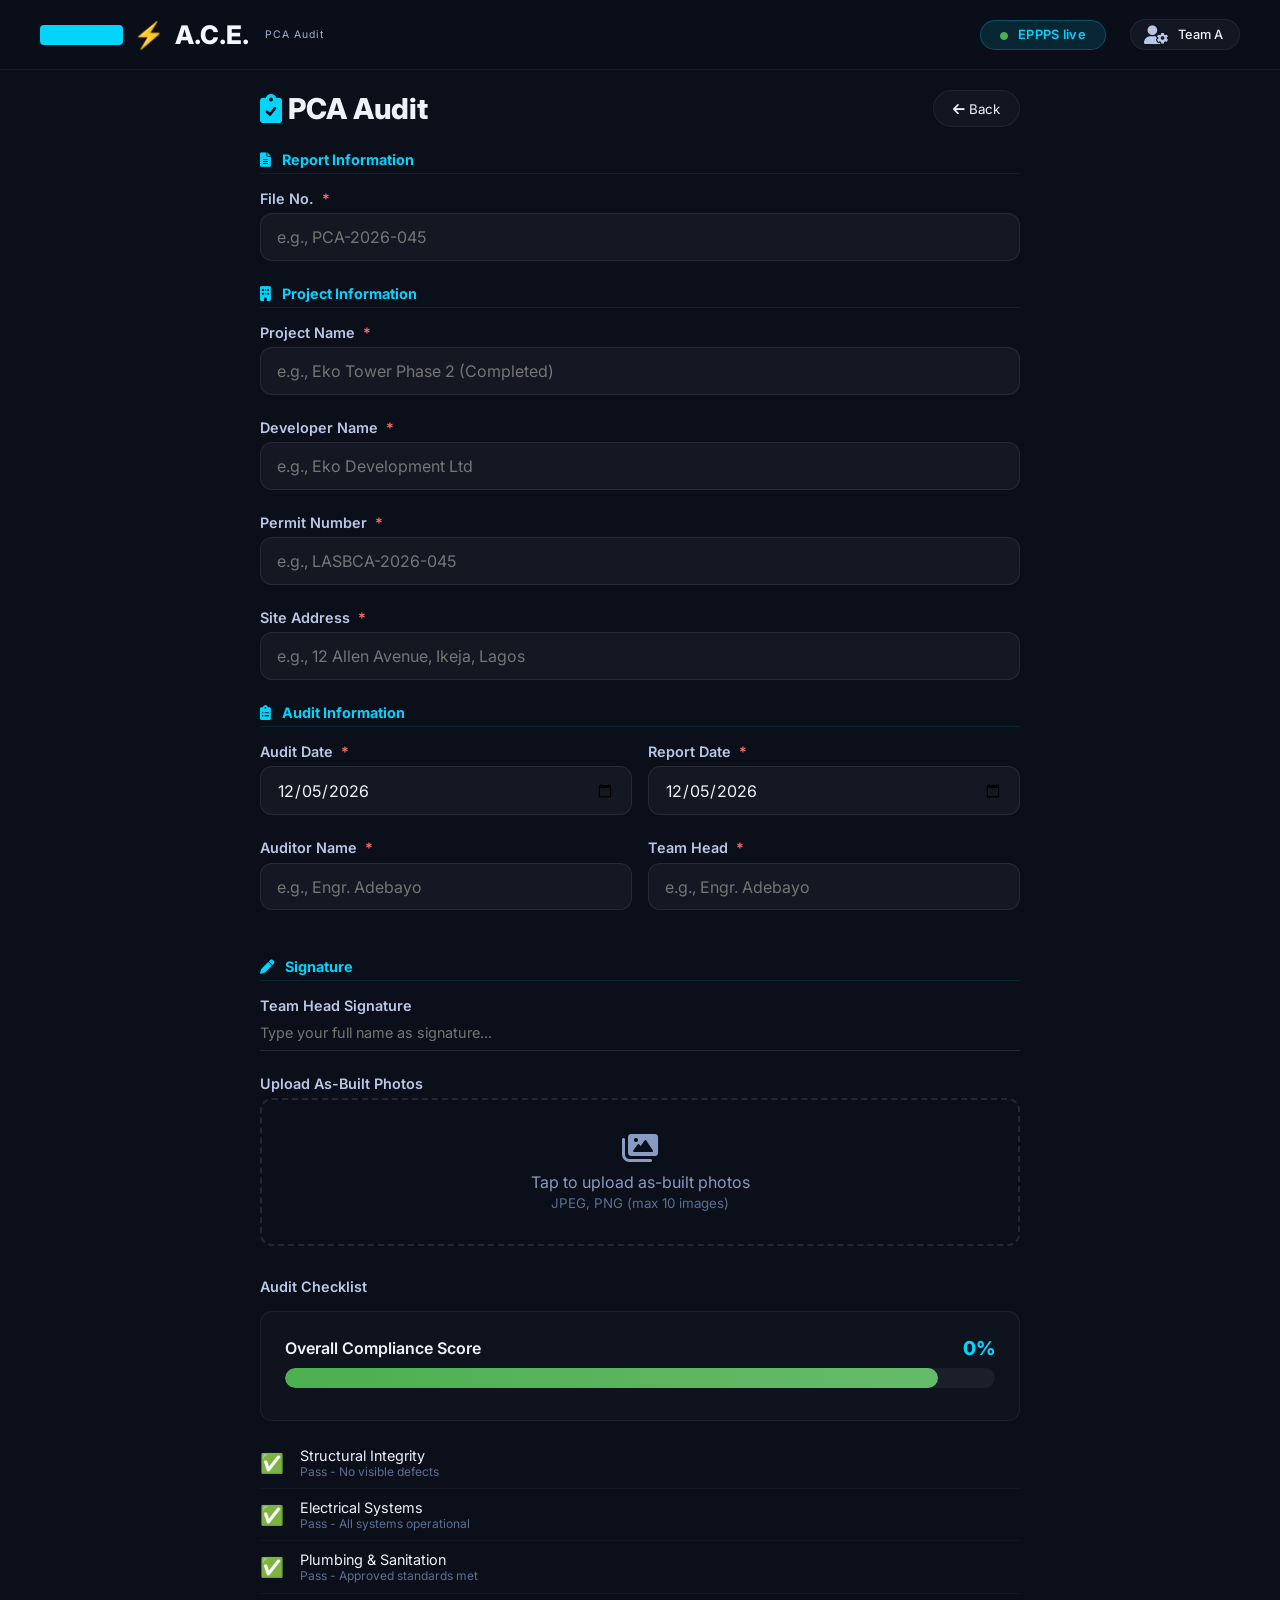
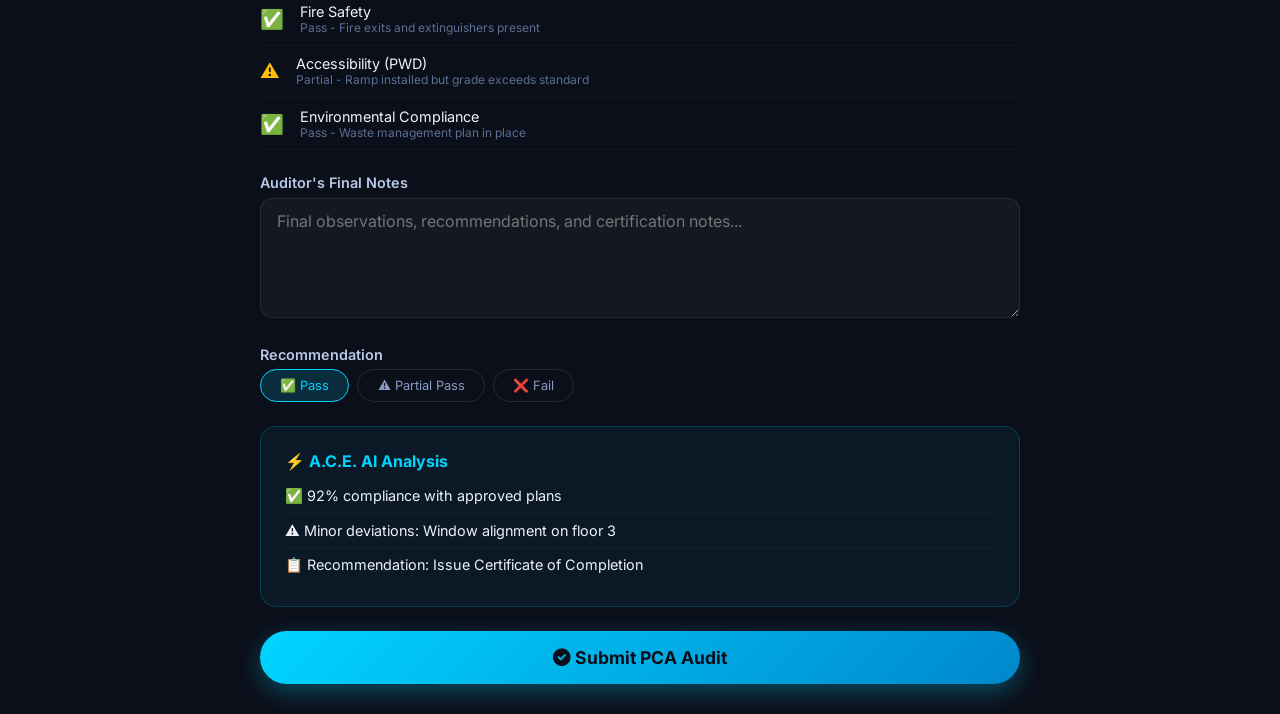
<file: pages/pca-audit.html>
<!DOCTYPE html>
<html lang="en">
<head>
    <meta charset="UTF-8" />
    <meta name="viewport" content="width=device-width, initial-scale=1.0, maximum-scale=1.0, user-scalable=no" />
    <title>PCA Audit - A.C.E.</title>
    <link rel="stylesheet" href="../styles.css" />
    <link href="https://fonts.googleapis.com/css2?family=Inter:wght@300;400;600;700;800;900&display=swap" rel="stylesheet" />
    <link rel="stylesheet" href="https://cdnjs.cloudflare.com/ajax/libs/font-awesome/6.0.0-beta3/css/all.min.css" />
    <style>
        .compliance-meter {
            background: rgba(255, 255, 255, 0.02);
            border: 1px solid rgba(255, 255, 255, 0.06);
            border-radius: 12px;
            padding: 1.5rem;
            margin: 1rem 0;
        }
        .meter-bar {
            height: 20px;
            background: rgba(255, 255, 255, 0.05);
            border-radius: 10px;
            overflow: hidden;
            margin: 0.5rem 0;
        }
        .meter-fill {
            height: 100%;
            border-radius: 10px;
            transition: width 1s ease;
            width: 0%;
        }
        .meter-fill.pass {
            background: linear-gradient(90deg, #4caf50, #66bb6a);
        }
        .meter-fill.fail {
            background: linear-gradient(90deg, #ff6b6b, #ff8a8a);
        }
        .meter-fill.partial {
            background: linear-gradient(90deg, #ffc107, #ffd54f);
        }
        .checklist-item {
            display: flex;
            align-items: center;
            gap: 1rem;
            padding: 0.6rem 0;
            border-bottom: 1px solid rgba(255, 255, 255, 0.03);
        }
        .checklist-item .status {
            font-size: 1.2rem;
        }
        .checklist-item .status.pass {
            color: #4caf50;
        }
        .checklist-item .status.fail {
            color: #ff6b6b;
        }
        .checklist-item .status.partial {
            color: #ffc107;
        }
        .checklist-item .item-label {
            flex: 1;
            font-size: 0.9rem;
        }
        .checklist-item .item-detail {
            font-size: 0.75rem;
            color: #5a6f92;
        }
        .photo-preview {
            display: flex;
            flex-wrap: wrap;
            gap: 0.5rem;
            margin-top: 0.5rem;
        }
        .photo-preview img {
            width: 80px;
            height: 80px;
            object-fit: cover;
            border-radius: 8px;
            border: 1px solid rgba(255, 255, 255, 0.1);
        }
        .form-section-title {
            font-size: 0.9rem;
            font-weight: 700;
            color: #00d4ff;
            margin: 1.5rem 0 1rem;
            padding-bottom: 0.3rem;
            border-bottom: 1px solid rgba(0, 212, 255, 0.1);
        }
        .form-section-title i {
            margin-right: 8px;
        }
        .signature-line {
            border-bottom: 1px solid rgba(255, 255, 255, 0.1);
            padding-bottom: 0.3rem;
            margin-top: 0.3rem;
            min-height: 30px;
        }
        .signature-line input {
            background: transparent;
            border: none;
            width: 100%;
            color: #eef2f8;
            font-family: 'Inter', sans-serif;
            font-size: 0.9rem;
            padding: 0.2rem 0;
        }
        .signature-line input:focus {
            outline: none;
            border-bottom: 1px solid #00d4ff;
        }
        .lasbca-badge {
            background: #00d4ff;
            color: #0b0f1a;
            padding: 3px 14px;
            border-radius: 4px;
            font-weight: 800;
            font-size: 0.7rem;
            letter-spacing: 1.5px;
            display: inline-block;
            text-transform: uppercase;
        }
    </style>
</head>
<body>
    <!-- Top Navigation -->
    <div class="top-bar" style="position:fixed;top:0;left:0;right:0;z-index:50;">
        <div class="logo" style="display:flex; align-items:center; gap:10px;">
            <span class="lasbca-badge">LASBCA</span>
            <span style="font-size:1.6rem;">⚡</span>
            A.C.E.
            <small>PCA Audit</small>
        </div>
        <div class="top-actions">
            <span class="badge"><i class="fas fa-circle" style="color:#4caf50;font-size:0.5rem;"></i> EPPPS live</span>
            <div class="user">
                <i class="fas fa-user-cog"></i>
                <span style="font-size:0.8rem;font-weight:500;">Team A</span>
            </div>
        </div>
    </div>

    <!-- Main Content -->
    <div style="padding:90px 20px 30px;max-width:800px;margin:0 auto;">
        <div style="display:flex;justify-content:space-between;align-items:center;margin-bottom:1.5rem;flex-wrap:wrap;gap:1rem;">
            <h1 style="font-size:1.8rem;font-weight:800;"><i class="fas fa-clipboard-check" style="color:#00d4ff;"></i> PCA Audit</h1>
            <button onclick="window.location.href='dashboard.html'" style="background:rgba(255,255,255,0.03);border:1px solid rgba(255,255,255,0.06);padding:0.6rem 1.2rem;border-radius:40px;color:#eef2f8;cursor:pointer;font-family:'Inter',sans-serif;">
                <i class="fas fa-arrow-left"></i> Back
            </button>
        </div>

        <form id="pcaForm">
            <!-- Report Information -->
            <div class="form-section-title"><i class="fas fa-file-alt"></i> Report Information</div>
            
            <div class="form-group">
                <label>File No. <span class="required">*</span></label>
                <input type="text" id="pcaFileNo" placeholder="e.g., PCA-2026-045" required />
            </div>

            <!-- Project Information -->
            <div class="form-section-title"><i class="fas fa-building"></i> Project Information</div>
            
            <div class="form-group">
                <label>Project Name <span class="required">*</span></label>
                <input type="text" id="pcaProject" placeholder="e.g., Eko Tower Phase 2 (Completed)" required />
            </div>
            
            <div class="form-group">
                <label>Developer Name <span class="required">*</span></label>
                <input type="text" id="pcaDeveloper" placeholder="e.g., Eko Development Ltd" required />
            </div>
            
            <div class="form-group">
                <label>Permit Number <span class="required">*</span></label>
                <input type="text" id="pcaPermit" placeholder="e.g., LASBCA-2026-045" required />
            </div>
            
            <div class="form-group">
                <label>Site Address <span class="required">*</span></label>
                <input type="text" id="pcaAddress" placeholder="e.g., 12 Allen Avenue, Ikeja, Lagos" required />
            </div>

            <!-- Audit Information -->
            <div class="form-section-title"><i class="fas fa-clipboard-list"></i> Audit Information</div>
            
            <div class="form-row">
                <div class="form-group">
                    <label>Audit Date <span class="required">*</span></label>
                    <input type="date" id="pcaDate" required />
                </div>
                <div class="form-group">
                    <label>Report Date <span class="required">*</span></label>
                    <input type="date" id="pcaReportDate" required />
                </div>
            </div>
            
            <div class="form-row">
                <div class="form-group">
                    <label>Auditor Name <span class="required">*</span></label>
                    <input type="text" id="pcaAuditor" placeholder="e.g., Engr. Adebayo" required />
                </div>
                <div class="form-group">
                    <label>Team Head <span class="required">*</span></label>
                    <input type="text" id="pcaTeamHead" placeholder="e.g., Engr. Adebayo" required />
                </div>
            </div>

            <!-- Signature -->
            <div class="form-section-title"><i class="fas fa-pen"></i> Signature</div>
            
            <div class="form-group">
                <label>Team Head Signature</label>
                <div class="signature-line">
                    <input type="text" id="pcaSignature" placeholder="Type your full name as signature..." />
                </div>
            </div>

            <div class="form-group">
                <label>Upload As-Built Photos</label>
                <div class="file-upload" onclick="document.getElementById('pcaPhotoInput').click()">
                    <i class="fas fa-images"></i>
                    Tap to upload as-built photos<br />
                    <small style="color:#5a6f92;">JPEG, PNG (max 10 images)</small>
                    <input type="file" id="pcaPhotoInput" multiple accept="image/*" style="display:none;" onchange="handlePcaPhotos(event)" />
                </div>
                <div class="photo-preview" id="pcaPhotoPreview"></div>
            </div>

            <div class="form-group">
                <label>Audit Checklist</label>
                <div class="compliance-meter">
                    <div style="display:flex;justify-content:space-between;align-items:center;">
                        <span style="font-weight:600;">Overall Compliance Score</span>
                        <span id="complianceScore" style="font-size:1.2rem;font-weight:800;color:#00d4ff;">0%</span>
                    </div>
                    <div class="meter-bar">
                        <div class="meter-fill" id="complianceFill" style="width:0%;"></div>
                    </div>
                </div>

                <div id="checklist">
                    <div class="checklist-item">
                        <span class="status pass" id="check1">✅</span>
                        <div>
                            <div class="item-label">Structural Integrity</div>
                            <div class="item-detail">Pass - No visible defects</div>
                        </div>
                    </div>
                    <div class="checklist-item">
                        <span class="status pass" id="check2">✅</span>
                        <div>
                            <div class="item-label">Electrical Systems</div>
                            <div class="item-detail">Pass - All systems operational</div>
                        </div>
                    </div>
                    <div class="checklist-item">
                        <span class="status pass" id="check3">✅</span>
                        <div>
                            <div class="item-label">Plumbing & Sanitation</div>
                            <div class="item-detail">Pass - Approved standards met</div>
                        </div>
                    </div>
                    <div class="checklist-item">
                        <span class="status pass" id="check4">✅</span>
                        <div>
                            <div class="item-label">Fire Safety</div>
                            <div class="item-detail">Pass - Fire exits and extinguishers present</div>
                        </div>
                    </div>
                    <div class="checklist-item">
                        <span class="status partial" id="check5">⚠️</span>
                        <div>
                            <div class="item-label">Accessibility (PWD)</div>
                            <div class="item-detail">Partial - Ramp installed but grade exceeds standard</div>
                        </div>
                    </div>
                    <div class="checklist-item">
                        <span class="status pass" id="check6">✅</span>
                        <div>
                            <div class="item-label">Environmental Compliance</div>
                            <div class="item-detail">Pass - Waste management plan in place</div>
                        </div>
                    </div>
                </div>
            </div>

            <div class="form-group">
                <label>Auditor's Final Notes</label>
                <textarea id="pcaNotes" placeholder="Final observations, recommendations, and certification notes..." rows="4"></textarea>
            </div>

            <div class="form-group">
                <label>Recommendation</label>
                <div class="toggle-group" id="recommendationGroup">
                    <button type="button" class="active" data-rec="pass" onclick="selectRecommendation(this)">✅ Pass</button>
                    <button type="button" data-rec="partial" onclick="selectRecommendation(this)">⚠️ Partial Pass</button>
                    <button type="button" data-rec="fail" onclick="selectRecommendation(this)">❌ Fail</button>
                </div>
            </div>

            <div class="ai-response">
                <h4>⚡ A.C.E. AI Analysis</h4>
                <div class="observation">✅ 92% compliance with approved plans</div>
                <div class="observation">⚠️ Minor deviations: Window alignment on floor 3</div>
                <div class="observation">📋 Recommendation: <span id="pcaRecommendation">Issue Certificate of Completion</span></div>
            </div>

            <button type="submit" class="submit-btn">
                <i class="fas fa-check-circle"></i> Submit PCA Audit
            </button>
        </form>
    </div>

    <!-- Toast -->
    <div id="toast" class="toast"></div>

    <script src="../pdf-generator.js"></script>

    <script>
        let pcaPhotos = [];
        let selectedRecommendation = 'pass';

        document.addEventListener('DOMContentLoaded', function() {
            const today = new Date().toISOString().split('T')[0];
            document.getElementById('pcaDate').value = today;
            document.getElementById('pcaReportDate').value = today;
            document.getElementById('complianceFill').style.width = '92%';
            document.getElementById('complianceFill').className = 'meter-fill pass';
        });

        function handlePcaPhotos(event) {
            const files = event.target.files;
            for (let file of files) {
                if (pcaPhotos.length >= 10) break;
                const reader = new FileReader();
                reader.onload = function(e) {
                    pcaPhotos.push(e.target.result);
                    renderPcaPhotos();
                };
                reader.readAsDataURL(file);
            }
            event.target.value = '';
        }

        function renderPcaPhotos() {
            const container = document.getElementById('pcaPhotoPreview');
            container.innerHTML = pcaPhotos.map((src, index) => `
                <div style="position:relative;display:inline-block;">
                    <img src="${src}" alt="Upload ${index+1}" style="width:80px;height:80px;object-fit:cover;border-radius:8px;border:1px solid rgba(255,255,255,0.1);" />
                    <button onclick="removePcaPhoto(${index})" style="position:absolute;top:-8px;right:-8px;background:rgba(255,70,70,0.9);border:none;color:white;border-radius:50%;width:22px;height:22px;cursor:pointer;font-size:12px;display:flex;align-items:center;justify-content:center;">
                        ✕
                    </button>
                </div>
            `).join('');
        }

        function removePcaPhoto(index) {
            pcaPhotos.splice(index, 1);
            renderPcaPhotos();
        }

        function selectRecommendation(el) {
            document.querySelectorAll('#recommendationGroup button').forEach(b => b.classList.remove('active'));
            el.classList.add('active');
            selectedRecommendation = el.dataset.rec;

            const recMap = {
                'pass': 'Issue Certificate of Completion',
                'partial': 'Issue Certificate with Conditions',
                'fail': 'Reject - Required Remedial Actions'
            };
            document.getElementById('pcaRecommendation').textContent = recMap[selectedRecommendation] || 'Issue Certificate of Completion';

            let score = 92;
            if (selectedRecommendation === 'pass') score = 95;
            else if (selectedRecommendation === 'partial') score = 78;
            else if (selectedRecommendation === 'fail') score = 45;

            document.getElementById('complianceScore').textContent = score + '%';
            const fill = document.getElementById('complianceFill');
            fill.style.width = score + '%';
            fill.className = 'meter-fill ' + selectedRecommendation;
        }

        document.getElementById('pcaForm').addEventListener('submit', function(e) {
            e.preventDefault();

            const required = ['pcaFileNo', 'pcaProject', 'pcaDeveloper', 'pcaPermit', 'pcaAddress', 'pcaDate', 'pcaReportDate', 'pcaAuditor', 'pcaTeamHead'];
            let valid = true;
            required.forEach(id => {
                const el = document.getElementById(id);
                if (!el.value.trim()) {
                    el.style.borderColor = '#ff6b6b';
                    valid = false;
                } else {
                    el.style.borderColor = '';
                }
            });

            if (!valid) {
                showToast('⚠️ Please fill in all required fields');
                return;
            }

            const data = {
                id: document.getElementById('pcaFileNo').value || 'PCA-' + Date.now().toString().slice(-6),
                fileNo: document.getElementById('pcaFileNo').value,
                project: document.getElementById('pcaProject').value,
                developer: document.getElementById('pcaDeveloper').value,
                permit: document.getElementById('pcaPermit').value,
                address: document.getElementById('pcaAddress').value,
                auditor: document.getElementById('pcaAuditor').value,
                teamHead: document.getElementById('pcaTeamHead').value,
                date: document.getElementById('pcaDate').value,
                reportDate: document.getElementById('pcaReportDate').value,
                signature: document.getElementById('pcaSignature').value || 'Signed',
                status: selectedRecommendation || 'pass',
                score: parseInt(document.getElementById('complianceScore').textContent) || 92,
                notes: document.getElementById('pcaNotes').value || 'Audit completed successfully.',
                photos: pcaPhotos.length
            };

            showToast('⏳ Generating PCA report...');

            generatePCAPDF(data).then(() => {
                showToast('✅ PCA Audit submitted! PDF downloaded.');
                this.reset();
                document.getElementById('pcaPhotoPreview').innerHTML = '';
                pcaPhotos = [];
                document.getElementById('complianceScore').textContent = '92%';
                document.getElementById('complianceFill').style.width = '92%';
                document.getElementById('complianceFill').className = 'meter-fill pass';
                document.getElementById('pcaRecommendation').textContent = 'Issue Certificate of Completion';
                document.querySelectorAll('#recommendationGroup button').forEach(b => b.classList.remove('active'));
                document.querySelector('[data-rec="pass"]').classList.add('active');
                selectedRecommendation = 'pass';
                window.scrollTo({ top: 0, behavior: 'smooth' });
            }).catch(err => {
                showToast('❌ Error generating PDF: ' + err.message);
            });
        });

        function showToast(message) {
            const toast = document.getElementById('toast');
            toast.textContent = message;
            toast.classList.add('show');
            clearTimeout(toast._timeout);
            toast._timeout = setTimeout(() => {
                toast.classList.remove('show');
            }, 3000);
        }

        window.showToast = showToast;
    </script>
</body>
                                                                 </html>
</file>
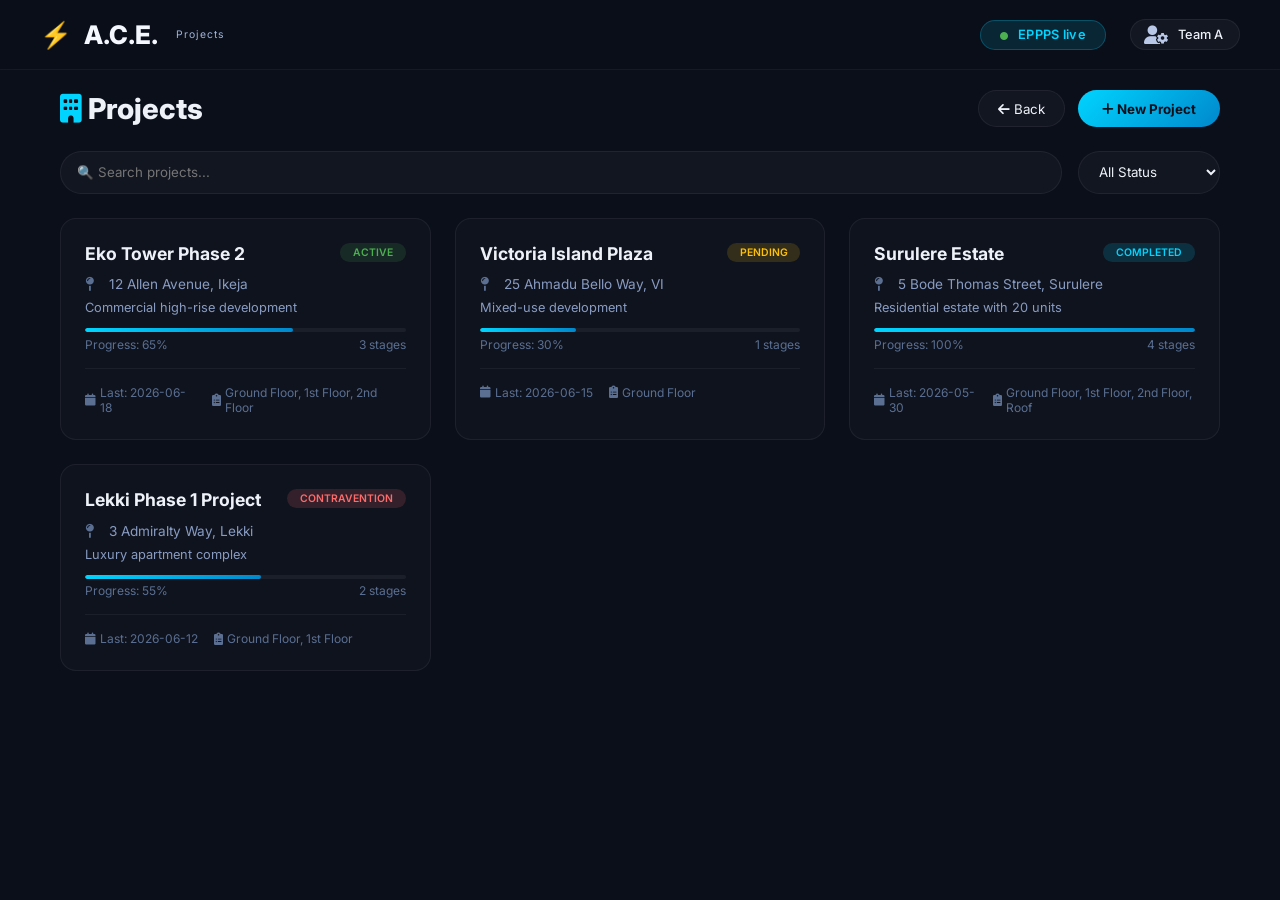
<file: pages/project.html>
<!DOCTYPE html>
<html lang="en">
<head>
    <meta charset="UTF-8" />
    <meta name="viewport" content="width=device-width, initial-scale=1.0, maximum-scale=1.0, user-scalable=no" />
    <title>Projects - A.C.E.</title>
    <link rel="stylesheet" href="../styles.css" />
    <link href="https://fonts.googleapis.com/css2?family=Inter:wght@300;400;600;700;800;900&display=swap" rel="stylesheet" />
    <link rel="stylesheet" href="https://cdnjs.cloudflare.com/ajax/libs/font-awesome/6.0.0-beta3/css/all.min.css" />
    <style>
        .project-grid {
            display: grid;
            grid-template-columns: repeat(auto-fill, minmax(280px, 1fr));
            gap: 1.5rem;
            margin-top: 1.5rem;
        }
        .project-card {
            background: rgba(255, 255, 255, 0.02);
            border: 1px solid rgba(255, 255, 255, 0.06);
            border-radius: 16px;
            padding: 1.5rem;
            transition: 0.3s ease;
            cursor: pointer;
        }
        .project-card:hover {
            background: rgba(0, 212, 255, 0.03);
            border-color: rgba(0, 212, 255, 0.15);
            transform: translateY(-2px);
        }
        .project-card .header {
            display: flex;
            justify-content: space-between;
            align-items: flex-start;
            margin-bottom: 0.8rem;
        }
        .project-card .name {
            font-size: 1.1rem;
            font-weight: 700;
        }
        .project-card .status {
            padding: 0.2rem 0.8rem;
            border-radius: 20px;
            font-size: 0.65rem;
            font-weight: 600;
            text-transform: uppercase;
        }
        .status-active {
            background: rgba(76, 175, 80, 0.15);
            color: #4caf50;
        }
        .status-pending {
            background: rgba(255, 193, 7, 0.15);
            color: #ffc107;
        }
        .status-completed {
            background: rgba(0, 212, 255, 0.15);
            color: #00d4ff;
        }
        .status-contravention {
            background: rgba(255, 107, 107, 0.15);
            color: #ff6b6b;
        }
        .project-card .details {
            font-size: 0.85rem;
            color: #889bc2;
            margin: 0.5rem 0;
        }
        .project-card .details i {
            width: 20px;
            color: #5a6f92;
        }
        .project-card .meta {
            display: flex;
            gap: 1rem;
            margin-top: 1rem;
            padding-top: 1rem;
            border-top: 1px solid rgba(255, 255, 255, 0.05);
            font-size: 0.75rem;
            color: #5a6f92;
        }
        .project-card .meta span {
            display: flex;
            align-items: center;
            gap: 4px;
        }
        .project-card .progress-bar {
            height: 4px;
            background: rgba(255, 255, 255, 0.05);
            border-radius: 2px;
            margin-top: 0.8rem;
            overflow: hidden;
        }
        .project-card .progress-bar .fill {
            height: 100%;
            border-radius: 2px;
            background: linear-gradient(90deg, #00d4ff, #0088cc);
            transition: width 0.5s ease;
        }
        .modal-overlay {
            position: fixed;
            inset: 0;
            background: rgba(0, 0, 0, 0.7);
            backdrop-filter: blur(8px);
            z-index: 1000;
            display: none;
            align-items: center;
            justify-content: center;
            padding: 20px;
        }
        .modal-overlay.active {
            display: flex;
        }
        .modal-content {
            background: #141d2b;
            border: 1px solid rgba(255, 255, 255, 0.06);
            border-radius: 24px;
            padding: 2rem;
            max-width: 500px;
            width: 100%;
            max-height: 90vh;
            overflow-y: auto;
        }
        .modal-content h2 {
            margin-bottom: 1.5rem;
        }
        .modal-content .form-group {
            margin-bottom: 1rem;
        }
        .modal-actions {
            display: flex;
            gap: 1rem;
            margin-top: 1.5rem;
        }
        .modal-actions button {
            flex: 1;
            padding: 0.7rem;
            border-radius: 40px;
            border: none;
            font-weight: 600;
            font-family: 'Inter', sans-serif;
            cursor: pointer;
            transition: 0.2s;
        }
        .modal-actions .cancel {
            background: rgba(255, 255, 255, 0.05);
            color: #eef2f8;
        }
        .modal-actions .save {
            background: linear-gradient(135deg, #00d4ff, #0088cc);
            color: #0b0f1a;
        }
        .empty-state {
            text-align: center;
            padding: 4rem 2rem;
            color: #5a6f92;
        }
        .empty-state i {
            font-size: 3rem;
            color: #00d4ff;
            opacity: 0.3;
            margin-bottom: 1rem;
        }
    </style>
</head>
<body>
    <!-- Top Navigation -->
    <div class="top-bar" style="position:fixed;top:0;left:0;right:0;z-index:50;">
        <div class="logo">
            <span style="font-size:1.6rem;">⚡</span>
            A.C.E.
            <small>Projects</small>
        </div>
        <div class="top-actions">
            <span class="badge"><i class="fas fa-circle" style="color:#4caf50;font-size:0.5rem;"></i> EPPPS live</span>
            <div class="user">
                <i class="fas fa-user-cog"></i>
                <span style="font-size:0.8rem;font-weight:500;">Team A</span>
            </div>
        </div>
    </div>

    <!-- Main Content -->
    <div style="padding:90px 20px 30px;max-width:1200px;margin:0 auto;">
        <div style="display:flex;justify-content:space-between;align-items:center;margin-bottom:1.5rem;flex-wrap:wrap;gap:1rem;">
            <h1 style="font-size:1.8rem;font-weight:800;"><i class="fas fa-building" style="color:#00d4ff;"></i> Projects</h1>
            <div style="display:flex;gap:0.8rem;flex-wrap:wrap;">
                <button onclick="window.location.href='dashboard.html'" style="background:rgba(255,255,255,0.03);border:1px solid rgba(255,255,255,0.06);padding:0.6rem 1.2rem;border-radius:40px;color:#eef2f8;cursor:pointer;font-family:'Inter',sans-serif;">
                    <i class="fas fa-arrow-left"></i> Back
                </button>
                <button onclick="openModal()" style="background:linear-gradient(135deg,#00d4ff,#0088cc);border:none;padding:0.6rem 1.5rem;border-radius:40px;color:#0b0f1a;font-weight:700;cursor:pointer;font-family:'Inter',sans-serif;">
                    <i class="fas fa-plus"></i> New Project
                </button>
            </div>
        </div>

        <!-- Search & Filter -->
        <div style="display:flex;gap:1rem;flex-wrap:wrap;margin-bottom:1.5rem;">
            <input type="text" id="searchInput" placeholder="🔍 Search projects..." style="flex:1;padding:0.7rem 1rem;background:rgba(255,255,255,0.03);border:1px solid rgba(255,255,255,0.06);border-radius:40px;color:#eef2f8;font-family:'Inter',sans-serif;min-width:200px;" />
            <select id="filterStatus" style="padding:0.7rem 1rem;background:rgba(255,255,255,0.03);border:1px solid rgba(255,255,255,0.06);border-radius:40px;color:#eef2f8;font-family:'Inter',sans-serif;">
                <option value="all">All Status</option>
                <option value="active">Active</option>
                <option value="pending">Pending</option>
                <option value="completed">Completed</option>
                <option value="contravention">Contravention</option>
            </select>
        </div>

        <!-- Project Grid -->
        <div class="project-grid" id="projectGrid">
            <!-- Cards will be rendered here -->
        </div>
    </div>

    <!-- New Project Modal -->
    <div class="modal-overlay" id="projectModal">
        <div class="modal-content">
            <h2><i class="fas fa-plus-circle" style="color:#00d4ff;"></i> New Project</h2>
            <form id="projectForm">
                <div class="form-group">
                    <label>Project Name <span class="required">*</span></label>
                    <input type="text" id="projectName" placeholder="e.g., Eko Tower Phase 2" required />
                </div>
                <div class="form-group">
                    <label>Location <span class="required">*</span></label>
                    <input type="text" id="projectLocation" placeholder="e.g., 12 Allen Avenue, Ikeja" required />
                </div>
                <div class="form-group">
                    <label>Status</label>
                    <select id="projectStatus">
                        <option value="active">Active</option>
                        <option value="pending">Pending</option>
                        <option value="completed">Completed</option>
                        <option value="contravention">Contravention</option>
                    </select>
                </div>
                <div class="form-group">
                    <label>Description</label>
                    <textarea id="projectDescription" placeholder="Brief description of the project..." rows="3"></textarea>
                </div>
                <div class="modal-actions">
                    <button type="button" class="cancel" onclick="closeModal()">Cancel</button>
                    <button type="submit" class="save"><i class="fas fa-save"></i> Create Project</button>
                </div>
            </form>
        </div>
    </div>

    <!-- Toast -->
    <div id="toast" class="toast"></div>

    <script>
        // Sample data
        let projects = [
            {
                id: 1,
                name: 'Eko Tower Phase 2',
                location: '12 Allen Avenue, Ikeja',
                status: 'active',
                description: 'Commercial high-rise development',
                stages: ['Ground Floor', '1st Floor', '2nd Floor'],
                lastReport: '2026-06-18',
                progress: 65
            },
            {
                id: 2,
                name: 'Victoria Island Plaza',
                location: '25 Ahmadu Bello Way, VI',
                status: 'pending',
                description: 'Mixed-use development',
                stages: ['Ground Floor'],
                lastReport: '2026-06-15',
                progress: 30
            },
            {
                id: 3,
                name: 'Surulere Estate',
                location: '5 Bode Thomas Street, Surulere',
                status: 'completed',
                description: 'Residential estate with 20 units',
                stages: ['Ground Floor', '1st Floor', '2nd Floor', 'Roof'],
                lastReport: '2026-05-30',
                progress: 100
            },
            {
                id: 4,
                name: 'Lekki Phase 1 Project',
                location: '3 Admiralty Way, Lekki',
                status: 'contravention',
                description: 'Luxury apartment complex',
                stages: ['Ground Floor', '1st Floor'],
                lastReport: '2026-06-12',
                progress: 55
            }
        ];

        let nextId = 5;

        // Render projects
        function renderProjects(filter = 'all', search = '') {
            const grid = document.getElementById('projectGrid');
            const filtered = projects.filter(p => {
                const statusMatch = filter === 'all' || p.status === filter;
                const searchMatch = p.name.toLowerCase().includes(search.toLowerCase()) ||
                    p.location.toLowerCase().includes(search.toLowerCase());
                return statusMatch && searchMatch;
            });

            if (filtered.length === 0) {
                grid.innerHTML = `
                    <div class="empty-state" style="grid-column:1/-1;">
                        <i class="fas fa-folder-open"></i>
                        <h3>No projects found</h3>
                        <p>Create your first project to get started.</p>
                        <button onclick="openModal()" style="margin-top:1rem;background:linear-gradient(135deg,#00d4ff,#0088cc);border:none;padding:0.6rem 1.5rem;border-radius:40px;color:#0b0f1a;font-weight:700;cursor:pointer;font-family:'Inter',sans-serif;">
                            <i class="fas fa-plus"></i> New Project
                        </button>
                    </div>
                `;
                return;
            }

            grid.innerHTML = filtered.map(p => `
                <div class="project-card" onclick="viewProject(${p.id})">
                    <div class="header">
                        <div class="name">${p.name}</div>
                        <span class="status status-${p.status}">${p.status}</span>
                    </div>
                    <div class="details"><i class="fas fa-map-pin"></i> ${p.location}</div>
                    <div class="details" style="font-size:0.8rem;">${p.description}</div>
                    <div class="progress-bar">
                        <div class="fill" style="width:${p.progress}%;"></div>
                    </div>
                    <div style="display:flex;justify-content:space-between;font-size:0.75rem;color:#5a6f92;margin-top:0.3rem;">
                        <span>Progress: ${p.progress}%</span>
                        <span>${p.stages.length} stages</span>
                    </div>
                    <div class="meta">
                        <span><i class="fas fa-calendar"></i> Last: ${p.lastReport}</span>
                        <span><i class="fas fa-clipboard-list"></i> ${p.stages.join(', ')}</span>
                    </div>
                </div>
            `).join('');
        }

        // View project (simple alert for now)
        function viewProject(id) {
            const p = projects.find(proj => proj.id === id);
            if (p) {
                showToast(`📋 ${p.name} - ${p.status.toUpperCase()}\n${p.location}\nProgress: ${p.progress}%`);
            }
        }

        // Modal functions
        function openModal() {
            document.getElementById('projectModal').classList.add('active');
        }

        function closeModal() {
            document.getElementById('projectModal').classList.remove('active');
            document.getElementById('projectForm').reset();
        }

        // Add new project
        document.getElementById('projectForm').addEventListener('submit', function(e) {
            e.preventDefault();

            const newProject = {
                id: nextId++,
                name: document.getElementById('projectName').value.trim(),
                location: document.getElementById('projectLocation').value.trim(),
                status: document.getElementById('projectStatus').value,
                description: document.getElementById('projectDescription').value.trim() || 'No description',
                stages: ['Ground Floor'],
                lastReport: new Date().toISOString().split('T')[0],
                progress: 10
            };

            projects.unshift(newProject);
            renderProjects(
                document.getElementById('filterStatus').value,
                document.getElementById('searchInput').value
            );
            closeModal();
            showToast('✅ Project created successfully!');
        });

        // Search and filter
        document.getElementById('searchInput').addEventListener('input', function() {
            renderProjects(
                document.getElementById('filterStatus').value,
                this.value
            );
        });

        document.getElementById('filterStatus').addEventListener('change', function() {
            renderProjects(
                this.value,
                document.getElementById('searchInput').value
            );
        });

        // Close modal on overlay click
        document.getElementById('projectModal').addEventListener('click', function(e) {
            if (e.target === this) closeModal();
        });

        // Toast function
        function showToast(message) {
            const toast = document.getElementById('toast');
            toast.textContent = message;
            toast.classList.add('show');
            clearTimeout(toast._timeout);
            toast._timeout = setTimeout(() => {
                toast.classList.remove('show');
            }, 3000);
        }

        // Initial render
        renderProjects();
    </script>
</body>
  </html>
</file>
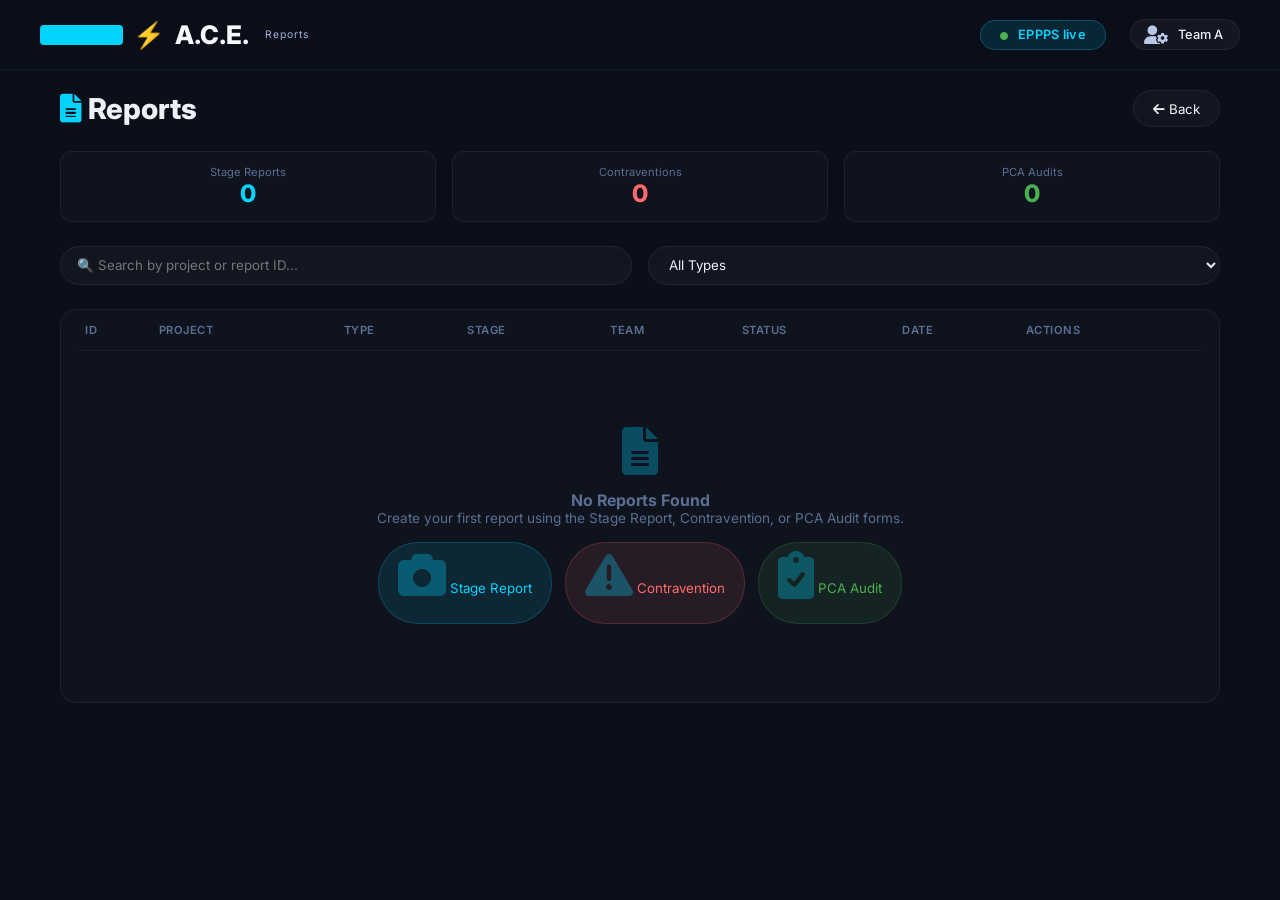
<file: pages/reports.html>
<!DOCTYPE html>
<html lang="en">
<head>
    <meta charset="UTF-8" />
    <meta name="viewport" content="width=device-width, initial-scale=1.0, maximum-scale=1.0, user-scalable=no" />
    <title>Reports - A.C.E.</title>
    <link rel="stylesheet" href="../styles.css" />
    <link href="https://fonts.googleapis.com/css2?family=Inter:wght@300;400;600;700;800;900&display=swap" rel="stylesheet" />
    <link rel="stylesheet" href="https://cdnjs.cloudflare.com/ajax/libs/font-awesome/6.0.0-beta3/css/all.min.css" />
    <style>
        .report-filters {
            display: flex;
            gap: 1rem;
            flex-wrap: wrap;
            margin-bottom: 1.5rem;
        }
        .report-filters input,
        .report-filters select {
            padding: 0.6rem 1rem;
            background: rgba(255, 255, 255, 0.03);
            border: 1px solid rgba(255, 255, 255, 0.06);
            border-radius: 40px;
            color: #eef2f8;
            font-family: 'Inter', sans-serif;
            flex: 1;
            min-width: 150px;
        }
        .report-table {
            width: 100%;
            border-collapse: collapse;
            font-size: 0.85rem;
        }
        .report-table th {
            text-align: left;
            padding: 0.8rem 0.5rem;
            border-bottom: 1px solid rgba(255, 255, 255, 0.05);
            color: #5a6f92;
            font-weight: 600;
            text-transform: uppercase;
            font-size: 0.7rem;
            letter-spacing: 0.5px;
        }
        .report-table td {
            padding: 0.8rem 0.5rem;
            border-bottom: 1px solid rgba(255, 255, 255, 0.03);
        }
        .report-table tr:hover td {
            background: rgba(0, 212, 255, 0.02);
        }
        .report-table .status-badge {
            padding: 0.2rem 0.6rem;
            border-radius: 20px;
            font-size: 0.65rem;
            font-weight: 600;
        }
        .status-badge.submitted {
            background: rgba(76, 175, 80, 0.15);
            color: #4caf50;
        }
        .status-badge.pending {
            background: rgba(255, 193, 7, 0.15);
            color: #ffc107;
        }
        .status-badge.contravention {
            background: rgba(255, 107, 107, 0.2);
            color: #ff6b6b;
        }
        .report-table .actions button {
            background: none;
            border: none;
            color: #5a6f92;
            cursor: pointer;
            padding: 0.2rem 0.5rem;
            transition: 0.2s;
        }
        .report-table .actions button:hover {
            color: #00d4ff;
        }
        .lasbca-badge {
            background: #00d4ff;
            color: #0b0f1a;
            padding: 3px 14px;
            border-radius: 4px;
            font-weight: 800;
            font-size: 0.7rem;
            letter-spacing: 1.5px;
            display: inline-block;
            text-transform: uppercase;
        }
        .empty-state {
            text-align: center;
            padding: 4rem 2rem;
            color: #5a6f92;
        }
        .empty-state i {
            font-size: 3rem;
            color: #00d4ff;
            opacity: 0.3;
            margin-bottom: 1rem;
        }
    </style>
</head>
<body>
    <!-- Top Navigation -->
    <div class="top-bar" style="position:fixed;top:0;left:0;right:0;z-index:50;">
        <div class="logo" style="display:flex; align-items:center; gap:10px;">
            <span class="lasbca-badge">LASBCA</span>
            <span style="font-size:1.6rem;">⚡</span>
            A.C.E.
            <small>Reports</small>
        </div>
        <div class="top-actions">
            <span class="badge"><i class="fas fa-circle" style="color:#4caf50;font-size:0.5rem;"></i> EPPPS live</span>
            <div class="user">
                <i class="fas fa-user-cog"></i>
                <span style="font-size:0.8rem;font-weight:500;">Team A</span>
            </div>
        </div>
    </div>

    <!-- Main Content -->
    <div style="padding:90px 20px 30px;max-width:1200px;margin:0 auto;">
        <div style="display:flex;justify-content:space-between;align-items:center;margin-bottom:1.5rem;flex-wrap:wrap;gap:1rem;">
            <h1 style="font-size:1.8rem;font-weight:800;"><i class="fas fa-file-alt" style="color:#00d4ff;"></i> Reports</h1>
            <button onclick="window.location.href='dashboard.html'" style="background:rgba(255,255,255,0.03);border:1px solid rgba(255,255,255,0.06);padding:0.6rem 1.2rem;border-radius:40px;color:#eef2f8;cursor:pointer;font-family:'Inter',sans-serif;">
                <i class="fas fa-arrow-left"></i> Back
            </button>
        </div>

        <!-- Summary Stats -->
        <div style="display:grid;grid-template-columns:repeat(auto-fit,minmax(120px,1fr));gap:1rem;margin-bottom:1.5rem;">
            <div style="background:rgba(255,255,255,0.02);border:1px solid rgba(255,255,255,0.06);border-radius:12px;padding:0.8rem;text-align:center;">
                <div style="font-size:0.7rem;color:#5a6f92;">Stage Reports</div>
                <div style="font-size:1.5rem;font-weight:800;color:#00d4ff;" id="stageCount">0</div>
            </div>
            <div style="background:rgba(255,255,255,0.02);border:1px solid rgba(255,255,255,0.06);border-radius:12px;padding:0.8rem;text-align:center;">
                <div style="font-size:0.7rem;color:#5a6f92;">Contraventions</div>
                <div style="font-size:1.5rem;font-weight:800;color:#ff6b6b;" id="contraCount">0</div>
            </div>
            <div style="background:rgba(255,255,255,0.02);border:1px solid rgba(255,255,255,0.06);border-radius:12px;padding:0.8rem;text-align:center;">
                <div style="font-size:0.7rem;color:#5a6f92;">PCA Audits</div>
                <div style="font-size:1.5rem;font-weight:800;color:#4caf50;" id="pcaCount">0</div>
            </div>
        </div>

        <!-- Filters -->
        <div class="report-filters">
            <input type="text" id="searchReports" placeholder="🔍 Search by project or report ID..." />
            <select id="filterType">
                <option value="all">All Types</option>
                <option value="stage">Stage Reports</option>
                <option value="contravention">Contraventions</option>
                <option value="pca">PCA Audits</option>
            </select>
        </div>

        <!-- Reports Table -->
        <div style="background:rgba(255,255,255,0.02);border:1px solid rgba(255,255,255,0.06);border-radius:16px;padding:0 1rem;overflow-x:auto;">
            <table class="report-table">
                <thead>
                    <tr>
                        <th>ID</th>
                        <th>Project</th>
                        <th>Type</th>
                        <th>Stage</th>
                        <th>Team</th>
                        <th>Status</th>
                        <th>Date</th>
                        <th>Actions</th>
                    </tr>
                </thead>
                <tbody id="reportTableBody">
                    <!-- Rows rendered by JS -->
                </tbody>
            </table>
        </div>
    </div>

    <!-- Toast -->
    <div id="toast" class="toast"></div>

    <script src="../storage.js"></script>

    <script>
        function loadReports() {
            const stageReports = getStageReports();
            const contraventions = getContraventions();
            const pcaAudits = getPCAAudits();

            // Update counts
            document.getElementById('stageCount').textContent = stageReports.length;
            document.getElementById('contraCount').textContent = contraventions.length;
            document.getElementById('pcaCount').textContent = pcaAudits.length;

            // Combine all reports
            const allReports = [
                ...stageReports.map(r => ({ ...r, type: 'Stage Report', status: r.status || 'Submitted' })),
                ...contraventions.map(r => ({ ...r, type: 'Contravention', status: r.status || 'Active' })),
                ...pcaAudits.map(r => ({ ...r, type: 'PCA Audit', status: r.status || 'Completed' }))
            ];

            // Sort by date (newest first)
            allReports.sort((a, b) => new Date(b.submittedAt || b.reportDate) - new Date(a.submittedAt || a.reportDate));

            const tbody = document.getElementById('reportTableBody');

            if (allReports.length === 0) {
                tbody.innerHTML = `
                    <tr>
                        <td colspan="8">
                            <div class="empty-state">
                                <i class="fas fa-file-alt"></i>
                                <h3>No Reports Found</h3>
                                <p>Create your first report using the Stage Report, Contravention, or PCA Audit forms.</p>
                                <div style="margin-top:1rem;display:flex;gap:0.8rem;justify-content:center;flex-wrap:wrap;">
                                    <button onclick="window.location.href='stage-report.html'" style="background:rgba(0,212,255,0.1);border:1px solid rgba(0,212,255,0.2);padding:0.5rem 1.2rem;border-radius:40px;color:#00d4ff;cursor:pointer;font-family:'Inter',sans-serif;">
                                        <i class="fas fa-camera"></i> Stage Report
                                    </button>
                                    <button onclick="window.location.href='contravention.html'" style="background:rgba(255,107,107,0.1);border:1px solid rgba(255,107,107,0.2);padding:0.5rem 1.2rem;border-radius:40px;color:#ff6b6b;cursor:pointer;font-family:'Inter',sans-serif;">
                                        <i class="fas fa-exclamation-triangle"></i> Contravention
                                    </button>
                                    <button onclick="window.location.href='pca-audit.html'" style="background:rgba(76,175,80,0.1);border:1px solid rgba(76,175,80,0.2);padding:0.5rem 1.2rem;border-radius:40px;color:#4caf50;cursor:pointer;font-family:'Inter',sans-serif;">
                                        <i class="fas fa-clipboard-check"></i> PCA Audit
                                    </button>
                                </div>
                            </div>
                        </td>
                    </tr>
                `;
                return;
            }

            tbody.innerHTML = allReports.map(r => `
                <tr>
                    <td style="font-weight:600;font-size:0.75rem;color:#00d4ff;">${r.reportNo || r.fileNo || r.id || 'N/A'}</td>
                    <td style="font-weight:600;">${r.project || r.address || 'N/A'}</td>
                    <td><span style="color:#00d4ff;">${r.type}</span></td>
                    <td>${r.stageNumber || r.stage || r.stageType || 'N/A'}</td>
                    <td>${r.team || 'N/A'}</td>
                    <td><span class="status-badge ${r.status?.toLowerCase() || 'submitted'}">${r.status || 'Submitted'}</span></td>
                    <td style="font-size:0.8rem;color:#5a6f92;">${r.reportDate || r.date || r.submittedAt?.split('T')[0] || 'N/A'}</td>
                    <td class="actions">
                        <button onclick="viewReport('${r.id}')" title="View Details"><i class="fas fa-eye"></i></button>
                        <button onclick="deleteReport('${r.id}')" title="Delete"><i class="fas fa-trash" style="color:#ff6b6b;"></i></button>
                    </td>
                </tr>
            `).join('');
        }

        function viewReport(id) {
            // Check all collections for the report
            const stageReports = getStageReports();
            const contraventions = getContraventions();
            const pcaAudits = getPCAAudits();

            const report = [...stageReports, ...contraventions, ...pcaAudits].find(r => r.id === id);
            if (report) {
                showToast(`📋 ${report.reportNo || report.fileNo || report.id}\nProject: ${report.project || 'N/A'}\nTeam: ${report.team || 'N/A'}`);
            }
        }

        function deleteReport(id) {
            if (confirm('Are you sure you want to delete this report?')) {
                // We'll keep this simple - just remove from all storage
                // In a real app, you'd track which type it is
                showToast('🗑️ Report deleted (simulated)');
                loadReports();
            }
        }

        // Search and filter
        document.getElementById('searchReports').addEventListener('input', function() {
            const search = this.value.toLowerCase();
            const rows = document.querySelectorAll('#reportTableBody tr');
            rows.forEach(row => {
                const text = row.textContent.toLowerCase();
                row.style.display = text.includes(search) ? '' : 'none';
            });
        });

        document.getElementById('filterType').addEventListener('change', function() {
            const filter = this.value;
            const rows = document.querySelectorAll('#reportTableBody tr');
            rows.forEach(row => {
                if (filter === 'all') {
                    row.style.display = '';
                } else {
                    const text = row.textContent.toLowerCase();
                    const typeMap = {
                        'stage': 'stage report',
                        'contravention': 'contravention',
                        'pca': 'pca audit'
                    };
                    row.style.display = text.includes(typeMap[filter]) ? '' : 'none';
                }
            });
        });

        function showToast(message) {
            const toast = document.getElementById('toast');
            toast.textContent = message;
            toast.classList.add('show');
            clearTimeout(toast._timeout);
            toast._timeout = setTimeout(() => {
                toast.classList.remove('show');
            }, 3000);
        }

        // Load on page load
        document.addEventListener('DOMContentLoaded', loadReports);
    </script>
</body>
</html>
</file>
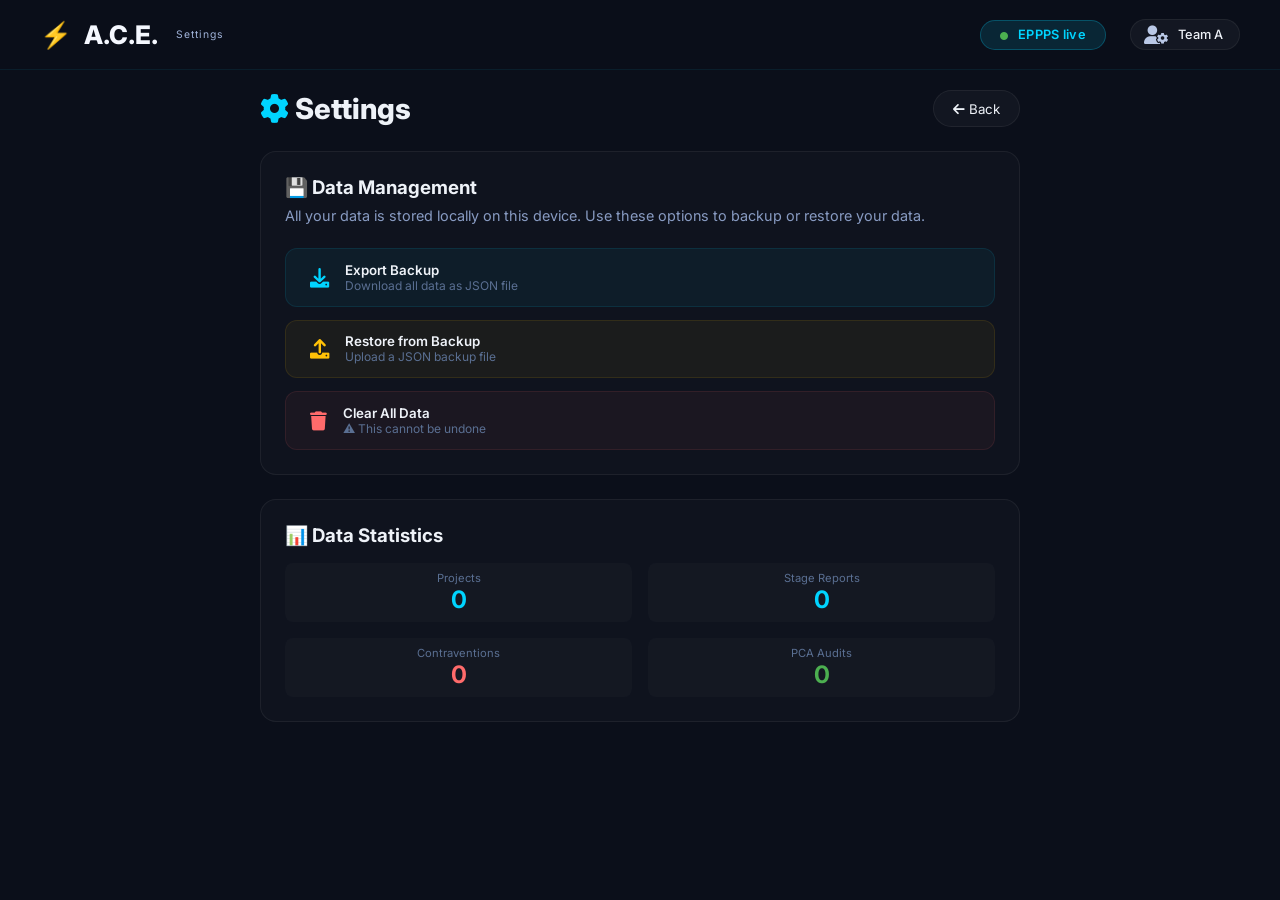
<file: pages/settings.html>
<!DOCTYPE html>
<html lang="en">
<head>
    <meta charset="UTF-8" />
    <meta name="viewport" content="width=device-width, initial-scale=1.0, maximum-scale=1.0, user-scalable=no" />
    <title>Settings - A.C.E.</title>
    <link rel="stylesheet" href="../styles.css" />
    <link href="https://fonts.googleapis.com/css2?family=Inter:wght@300;400;600;700;800;900&display=swap" rel="stylesheet" />
    <link rel="stylesheet" href="https://cdnjs.cloudflare.com/ajax/libs/font-awesome/6.0.0-beta3/css/all.min.css" />
</head>
<body>
    <div class="top-bar" style="position:fixed;top:0;left:0;right:0;z-index:50;">
        <div class="logo">
            <span style="font-size:1.6rem;">⚡</span>
            A.C.E.
            <small>Settings</small>
        </div>
        <div class="top-actions">
            <span class="badge"><i class="fas fa-circle" style="color:#4caf50;font-size:0.5rem;"></i> EPPPS live</span>
            <div class="user">
                <i class="fas fa-user-cog"></i>
                <span style="font-size:0.8rem;font-weight:500;">Team A</span>
            </div>
        </div>
    </div>

    <div style="padding:90px 20px 30px;max-width:800px;margin:0 auto;">
        <div style="display:flex;justify-content:space-between;align-items:center;margin-bottom:1.5rem;flex-wrap:wrap;gap:1rem;">
            <h1 style="font-size:1.8rem;font-weight:800;"><i class="fas fa-cog" style="color:#00d4ff;"></i> Settings</h1>
            <button onclick="window.location.href='dashboard.html'" style="background:rgba(255,255,255,0.03);border:1px solid rgba(255,255,255,0.06);padding:0.6rem 1.2rem;border-radius:40px;color:#eef2f8;cursor:pointer;font-family:'Inter',sans-serif;">
                <i class="fas fa-arrow-left"></i> Back
            </button>
        </div>

        <div style="background:rgba(255,255,255,0.02);border:1px solid rgba(255,255,255,0.06);border-radius:16px;padding:1.5rem;margin-bottom:1.5rem;">
            <h3>💾 Data Management</h3>
            <p style="color:#889bc2;font-size:0.9rem;margin:0.5rem 0 1.5rem;">
                All your data is stored locally on this device. Use these options to backup or restore your data.
            </p>

            <div style="display:flex;flex-direction:column;gap:0.8rem;">
                <button onclick="backupData()" style="background:rgba(0,212,255,0.05);border:1px solid rgba(0,212,255,0.1);padding:0.8rem 1.5rem;border-radius:12px;color:#eef2f8;cursor:pointer;font-family:'Inter',sans-serif;display:flex;align-items:center;gap:1rem;">
                    <i class="fas fa-download" style="color:#00d4ff;font-size:1.2rem;"></i>
                    <div style="text-align:left;">
                        <div style="font-weight:600;">Export Backup</div>
                        <div style="font-size:0.75rem;color:#5a6f92;">Download all data as JSON file</div>
                    </div>
                </button>

                <button onclick="restoreData()" style="background:rgba(255,193,7,0.05);border:1px solid rgba(255,193,7,0.1);padding:0.8rem 1.5rem;border-radius:12px;color:#eef2f8;cursor:pointer;font-family:'Inter',sans-serif;display:flex;align-items:center;gap:1rem;">
                    <i class="fas fa-upload" style="color:#ffc107;font-size:1.2rem;"></i>
                    <div style="text-align:left;">
                        <div style="font-weight:600;">Restore from Backup</div>
                        <div style="font-size:0.75rem;color:#5a6f92;">Upload a JSON backup file</div>
                    </div>
                </button>

                <button onclick="clearData()" style="background:rgba(255,107,107,0.05);border:1px solid rgba(255,107,107,0.1);padding:0.8rem 1.5rem;border-radius:12px;color:#eef2f8;cursor:pointer;font-family:'Inter',sans-serif;display:flex;align-items:center;gap:1rem;">
                    <i class="fas fa-trash" style="color:#ff6b6b;font-size:1.2rem;"></i>
                    <div style="text-align:left;">
                        <div style="font-weight:600;">Clear All Data</div>
                        <div style="font-size:0.75rem;color:#5a6f92;">⚠️ This cannot be undone</div>
                    </div>
                </button>
            </div>
        </div>

        <div style="background:rgba(255,255,255,0.02);border:1px solid rgba(255,255,255,0.06);border-radius:16px;padding:1.5rem;">
            <h3>📊 Data Statistics</h3>
            <div style="display:grid;grid-template-columns:1fr 1fr;gap:1rem;margin-top:1rem;" id="statsGrid">
                <div style="text-align:center;padding:0.5rem;background:rgba(255,255,255,0.02);border-radius:8px;">
                    <div style="font-size:0.7rem;color:#5a6f92;">Projects</div>
                    <div style="font-size:1.5rem;font-weight:700;color:#00d4ff;" id="statProjects">0</div>
                </div>
                <div style="text-align:center;padding:0.5rem;background:rgba(255,255,255,0.02);border-radius:8px;">
                    <div style="font-size:0.7rem;color:#5a6f92;">Stage Reports</div>
                    <div style="font-size:1.5rem;font-weight:700;color:#00d4ff;" id="statReports">0</div>
                </div>
                <div style="text-align:center;padding:0.5rem;background:rgba(255,255,255,0.02);border-radius:8px;">
                    <div style="font-size:0.7rem;color:#5a6f92;">Contraventions</div>
                    <div style="font-size:1.5rem;font-weight:700;color:#ff6b6b;" id="statContraventions">0</div>
                </div>
                <div style="text-align:center;padding:0.5rem;background:rgba(255,255,255,0.02);border-radius:8px;">
                    <div style="font-size:0.7rem;color:#5a6f92;">PCA Audits</div>
                    <div style="font-size:1.5rem;font-weight:700;color:#4caf50;" id="statPCA">0</div>
                </div>
            </div>
        </div>
    </div>

    <script src="../storage.js"></script>
    <script>
        // Update stats
        function updateStats() {
            document.getElementById('statProjects').textContent = getProjects().length;
            document.getElementById('statReports').textContent = getReports().length;
            document.getElementById('statContraventions').textContent = getContraventions().length;
            document.getElementById('statPCA').textContent = getPCA().length;
        }

        function backupData() {
            const data = exportAllData();
            const blob = new Blob([JSON.stringify(data, null, 2)], { type: 'application/json' });
            const url = URL.createObjectURL(blob);
            const a = document.createElement('a');
            a.href = url;
            a.download = `ace-backup-${formatDate(new Date())}.json`;
            a.click();
            showToast('✅ Data backed up successfully!');
        }

        function restoreData() {
            const input = document.createElement('input');
            input.type = 'file';
            input.accept = '.json';
            input.onchange = function(e) {
                const file = e.target.files[0];
                const reader = new FileReader();
                reader.onload = function(event) {
                    try {
                        const data = JSON.parse(event.target.result);
                        importAllData(data);
                        updateStats();
                        showToast('✅ Data restored successfully!');
                    } catch (err) {
                        showToast('⚠️ Invalid backup file');
                    }
                };
                reader.readAsText(file);
            };
            input.click();
        }

        function clearData() {
            if (confirm('⚠️ Are you sure you want to delete ALL data? This cannot be undone!')) {
                clearAllData();
                updateStats();
                showToast('🗑️ All data cleared');
            }
        }

        function showToast(message) {
            let toast = document.getElementById('toast');
            if (!toast) {
                toast = document.createElement('div');
                toast.id = 'toast';
                toast.className = 'toast';
                document.body.appendChild(toast);
            }
            toast.textContent = message;
            toast.classList.add('show');
            clearTimeout(toast._timeout);
            toast._timeout = setTimeout(() => {
                toast.classList.remove('show');
            }, 3000);
        }

        updateStats();
    </script>
</body>
</html>
</file>
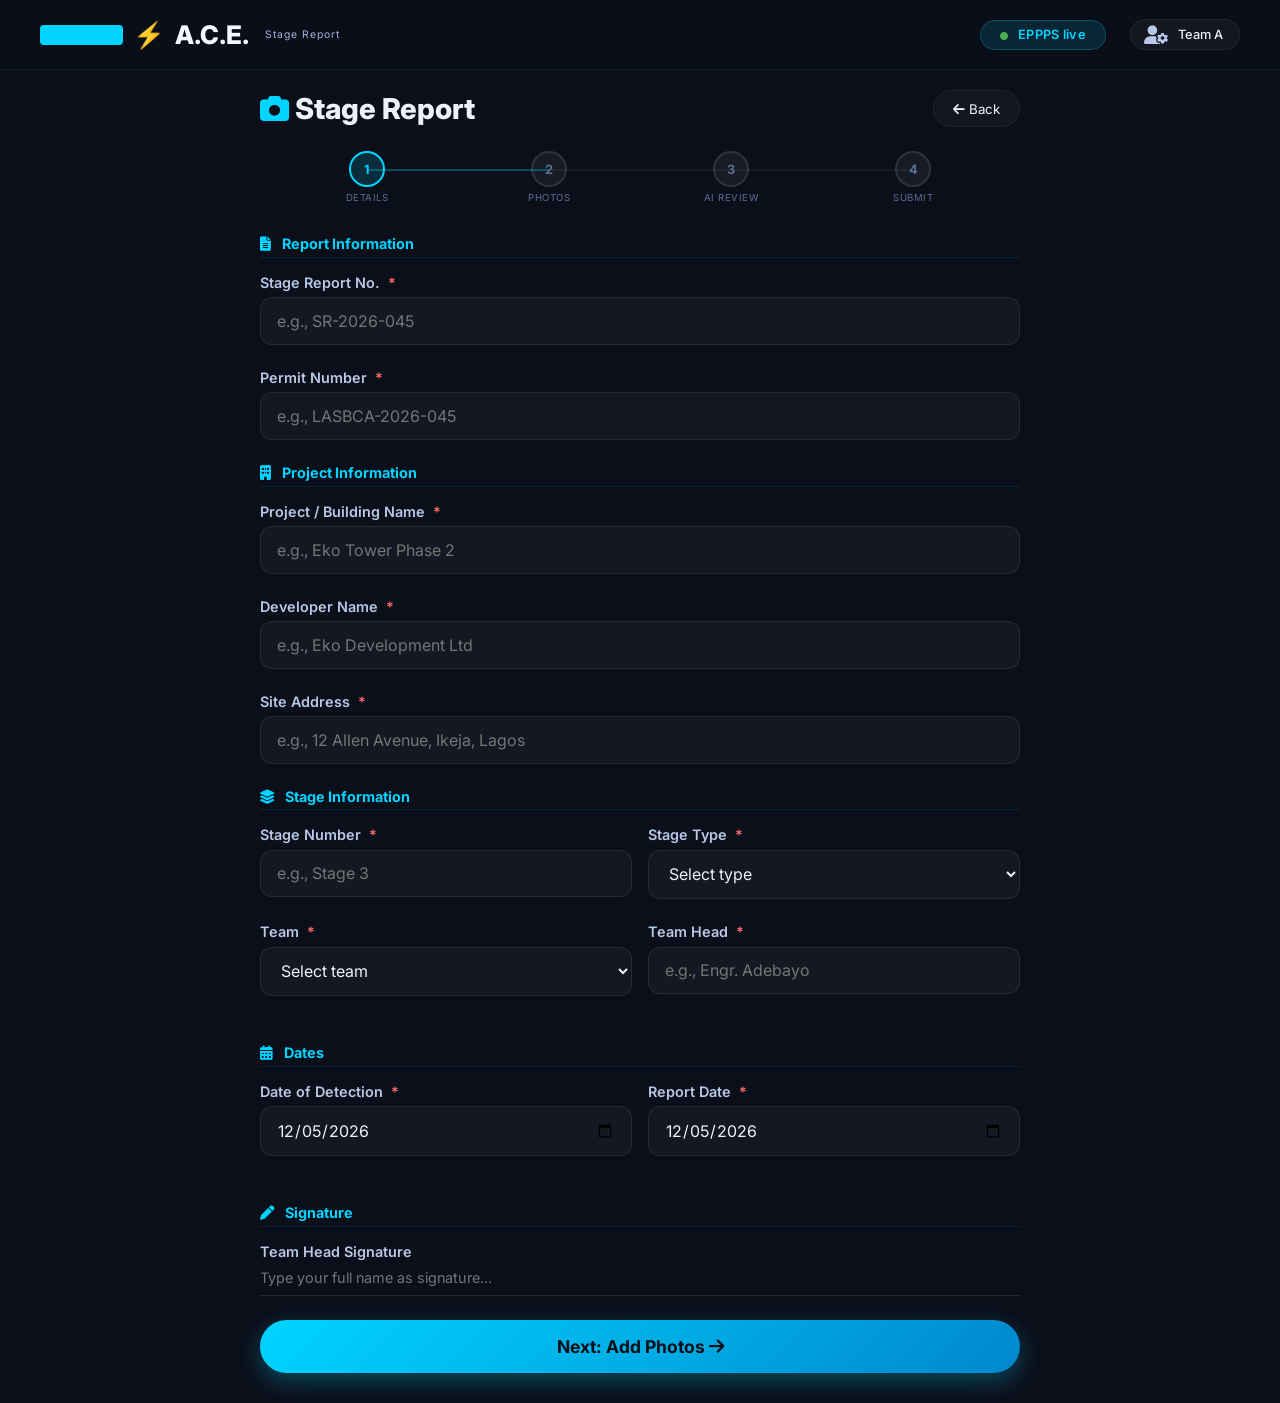
<file: pages/stage-report.html>
<!DOCTYPE html>
<html lang="en">
<head>
    <meta charset="UTF-8" />
    <meta name="viewport" content="width=device-width, initial-scale=1.0, maximum-scale=1.0, user-scalable=no" />
    <title>Stage Report - A.C.E.</title>
    <link rel="stylesheet" href="../styles.css" />
    <link href="https://fonts.googleapis.com/css2?family=Inter:wght@300;400;600;700;800;900&display=swap" rel="stylesheet" />
    <link rel="stylesheet" href="https://cdnjs.cloudflare.com/ajax/libs/font-awesome/6.0.0-beta3/css/all.min.css" />
    <style>
        .photo-preview {
            display: flex;
            flex-wrap: wrap;
            gap: 0.5rem;
            margin-top: 0.5rem;
        }
        .photo-preview img {
            width: 80px;
            height: 80px;
            object-fit: cover;
            border-radius: 8px;
            border: 1px solid rgba(255, 255, 255, 0.1);
        }
        .step-indicator {
            display: flex;
            justify-content: space-between;
            margin-bottom: 2rem;
            padding: 0 1rem;
        }
        .step {
            display: flex;
            flex-direction: column;
            align-items: center;
            flex: 1;
            position: relative;
        }
        .step .circle {
            width: 36px;
            height: 36px;
            border-radius: 50%;
            background: rgba(255, 255, 255, 0.05);
            border: 2px solid rgba(255, 255, 255, 0.1);
            display: flex;
            align-items: center;
            justify-content: center;
            font-weight: 700;
            font-size: 0.8rem;
            color: #5a6f92;
            transition: 0.3s;
        }
        .step.active .circle {
            background: rgba(0, 212, 255, 0.15);
            border-color: #00d4ff;
            color: #00d4ff;
        }
        .step.completed .circle {
            background: rgba(76, 175, 80, 0.15);
            border-color: #4caf50;
            color: #4caf50;
        }
        .step .label {
            font-size: 0.6rem;
            color: #5a6f92;
            margin-top: 0.3rem;
            text-transform: uppercase;
            letter-spacing: 0.5px;
        }
        .step .line {
            position: absolute;
            top: 18px;
            left: 50%;
            width: 100%;
            height: 2px;
            background: rgba(255, 255, 255, 0.05);
            z-index: -1;
        }
        .step:last-child .line {
            display: none;
        }
        .step.active .line {
            background: rgba(0, 212, 255, 0.3);
        }
        .step.completed .line {
            background: rgba(76, 175, 80, 0.3);
        }
        .submit-success {
            display: none;
            text-align: center;
            padding: 3rem 2rem;
        }
        .submit-success.show {
            display: block;
            animation: fadeIn 0.5s ease;
        }
        .submit-success i {
            font-size: 4rem;
            color: #4caf50;
        }
        .submit-success h2 {
            margin-top: 1rem;
        }
        .form-section-title {
            font-size: 0.9rem;
            font-weight: 700;
            color: #00d4ff;
            margin: 1.5rem 0 1rem;
            padding-bottom: 0.3rem;
            border-bottom: 1px solid rgba(0, 212, 255, 0.1);
        }
        .form-section-title i {
            margin-right: 8px;
        }
        .signature-line {
            border-bottom: 1px solid rgba(255, 255, 255, 0.1);
            padding-bottom: 0.3rem;
            margin-top: 0.3rem;
            min-height: 30px;
        }
        .signature-line input {
            background: transparent;
            border: none;
            width: 100%;
            color: #eef2f8;
            font-family: 'Inter', sans-serif;
            font-size: 0.9rem;
            padding: 0.2rem 0;
        }
        .signature-line input:focus {
            outline: none;
            border-bottom: 1px solid #00d4ff;
        }
        .lasbca-badge {
            background: #00d4ff;
            color: #0b0f1a;
            padding: 3px 14px;
            border-radius: 4px;
            font-weight: 800;
            font-size: 0.7rem;
            letter-spacing: 1.5px;
            display: inline-block;
            text-transform: uppercase;
        }
    </style>
</head>
<body>
    <!-- Top Navigation -->
    <div class="top-bar" style="position:fixed;top:0;left:0;right:0;z-index:50;">
        <div class="logo" style="display:flex; align-items:center; gap:10px;">
            <span class="lasbca-badge">LASBCA</span>
            <span style="font-size:1.6rem;">⚡</span>
            A.C.E.
            <small>Stage Report</small>
        </div>
        <div class="top-actions">
            <span class="badge"><i class="fas fa-circle" style="color:#4caf50;font-size:0.5rem;"></i> EPPPS live</span>
            <div class="user">
                <i class="fas fa-user-cog"></i>
                <span style="font-size:0.8rem;font-weight:500;">Team A</span>
            </div>
        </div>
    </div>

    <!-- Main Content -->
    <div style="padding:90px 20px 30px;max-width:800px;margin:0 auto;">
        <div style="display:flex;justify-content:space-between;align-items:center;margin-bottom:1.5rem;flex-wrap:wrap;gap:1rem;">
            <h1 style="font-size:1.8rem;font-weight:800;"><i class="fas fa-camera" style="color:#00d4ff;"></i> Stage Report</h1>
            <button onclick="window.location.href='dashboard.html'" style="background:rgba(255,255,255,0.03);border:1px solid rgba(255,255,255,0.06);padding:0.6rem 1.2rem;border-radius:40px;color:#eef2f8;cursor:pointer;font-family:'Inter',sans-serif;">
                <i class="fas fa-arrow-left"></i> Back
            </button>
        </div>

        <!-- Steps -->
        <div class="step-indicator">
            <div class="step active">
                <div class="circle">1</div>
                <div class="label">Details</div>
                <div class="line"></div>
            </div>
            <div class="step" id="step2">
                <div class="circle">2</div>
                <div class="label">Photos</div>
                <div class="line"></div>
            </div>
            <div class="step" id="step3">
                <div class="circle">3</div>
                <div class="label">AI Review</div>
                <div class="line"></div>
            </div>
            <div class="step" id="step4">
                <div class="circle">4</div>
                <div class="label">Submit</div>
            </div>
        </div>

        <!-- Form -->
        <form id="stageReportForm">
            <div id="step1Content">
                <!-- Report Information -->
                <div class="form-section-title"><i class="fas fa-file-alt"></i> Report Information</div>
                
                <div class="form-group">
                    <label>Stage Report No. <span class="required">*</span></label>
                    <input type="text" id="stageReportNo" placeholder="e.g., SR-2026-045" required />
                </div>
                
                <div class="form-group">
                    <label>Permit Number <span class="required">*</span></label>
                    <input type="text" id="permitNumber" placeholder="e.g., LASBCA-2026-045" required />
                </div>

                <!-- Project Information -->
                <div class="form-section-title"><i class="fas fa-building"></i> Project Information</div>
                
                <div class="form-group">
                    <label>Project / Building Name <span class="required">*</span></label>
                    <input type="text" id="projectName" placeholder="e.g., Eko Tower Phase 2" required />
                </div>
                
                <div class="form-group">
                    <label>Developer Name <span class="required">*</span></label>
                    <input type="text" id="developerName" placeholder="e.g., Eko Development Ltd" required />
                </div>
                
                <div class="form-group">
                    <label>Site Address <span class="required">*</span></label>
                    <input type="text" id="siteAddress" placeholder="e.g., 12 Allen Avenue, Ikeja, Lagos" required />
                </div>

                <!-- Stage Information -->
                <div class="form-section-title"><i class="fas fa-layer-group"></i> Stage Information</div>
                
                <div class="form-row">
                    <div class="form-group">
                        <label>Stage Number <span class="required">*</span></label>
                        <input type="text" id="stageNumber" placeholder="e.g., Stage 3" required />
                    </div>
                    <div class="form-group">
                        <label>Stage Type <span class="required">*</span></label>
                        <select id="stageType" required>
                            <option value="">Select type</option>
                            <option>Foundation</option>
                            <option>Ground Floor Columns</option>
                            <option>Ground Floor Slab</option>
                            <option>1st Floor Columns</option>
                            <option>1st Floor Slab</option>
                            <option>2nd Floor Columns</option>
                            <option>2nd Floor Slab</option>
                            <option>3rd Floor Columns</option>
                            <option>3rd Floor Slab</option>
                            <option>4th Floor Columns</option>
                            <option>4th Floor Slab</option>
                            <option>5th Floor Columns</option>
                            <option>5th Floor Slab</option>
                            <option>Roof Columns</option>
                            <option>Roof Slab</option>
                            <option>Structural Frame</option>
                            <option>Block Work / Masonry</option>
                            <option>Plumbing / Electrical Roughing</option>
                            <option>Finishing</option>
                            <option>Other</option>
                        </select>
                    </div>
                </div>
                
                <div class="form-row">
                    <div class="form-group">
                        <label>Team <span class="required">*</span></label>
                        <select id="teamSelect" required>
                            <option value="">Select team</option>
                            <option>Team A</option>
                            <option>Team B</option>
                            <option>Team C</option>
                            <option>Special Team</option>
                        </select>
                    </div>
                    <div class="form-group">
                        <label>Team Head <span class="required">*</span></label>
                        <input type="text" id="teamHead" placeholder="e.g., Engr. Adebayo" required />
                    </div>
                </div>

                <!-- Dates -->
                <div class="form-section-title"><i class="fas fa-calendar-alt"></i> Dates</div>
                
                <div class="form-row">
                    <div class="form-group">
                        <label>Date of Detection <span class="required">*</span></label>
                        <input type="date" id="detectionDate" required />
                    </div>
                    <div class="form-group">
                        <label>Report Date <span class="required">*</span></label>
                        <input type="date" id="reportDate" required />
                    </div>
                </div>

                <!-- Signature -->
                <div class="form-section-title"><i class="fas fa-pen"></i> Signature</div>
                
                <div class="form-group">
                    <label>Team Head Signature</label>
                    <div class="signature-line">
                        <input type="text" id="signature" placeholder="Type your full name as signature..." />
                    </div>
                </div>

                <button type="button" class="submit-btn" onclick="nextStep(2)" style="background:linear-gradient(135deg,#00d4ff,#0088cc);">
                    Next: Add Photos <i class="fas fa-arrow-right"></i>
                </button>
            </div>

            <div id="step2Content" style="display:none;">
                <div class="form-group">
                    <label>Upload Photos <span class="required">*</span></label>
                    <div class="file-upload" onclick="document.getElementById('photoInput').click()">
                        <i class="fas fa-cloud-upload-alt"></i>
                        Tap to upload photos<br />
                        <small style="color:#5a6f92;">JPEG, PNG (max 10 images)</small>
                        <input type="file" id="photoInput" multiple accept="image/*" style="display:none;" onchange="handlePhotos(event)" />
                    </div>
                    <div class="photo-preview" id="photoPreview"></div>
                </div>
                <div style="display:flex;gap:1rem;flex-wrap:wrap;">
                    <button type="button" class="submit-btn" onclick="prevStep(1)" style="background:rgba(255,255,255,0.05);color:#eef2f8;flex:1;">
                        <i class="fas fa-arrow-left"></i> Back
                    </button>
                    <button type="button" class="submit-btn" onclick="nextStep(3)" style="background:linear-gradient(135deg,#00d4ff,#0088cc);flex:2;">
                        Next: AI Review <i class="fas fa-robot"></i>
                    </button>
                </div>
            </div>

            <div id="step3Content" style="display:none;">
                <div class="ai-response" style="margin:0;">
                    <h4>⚡ A.C.E. AI Analysis</h4>
                    <div class="observation" id="aiObs1">🔍 Analyzing structural elements...</div>
                    <div class="observation" id="aiObs2">📐 Checking alignment and spacing...</div>
                    <div class="observation" id="aiObs3">✅ Cross-referencing building codes...</div>
                </div>
                <div style="margin-top:1rem;padding:1rem;background:rgba(76,175,80,0.05);border:1px solid rgba(76,175,80,0.1);border-radius:12px;">
                    <h4 style="color:#4caf50;font-size:0.9rem;">✅ AI Assessment Complete</h4>
                    <p style="font-size:0.85rem;color:#889bc2;">The AI has analyzed your submission. Please review the observations below before submitting.</p>
                </div>
                <div style="display:flex;gap:1rem;flex-wrap:wrap;margin-top:1.5rem;">
                    <button type="button" class="submit-btn" onclick="prevStep(2)" style="background:rgba(255,255,255,0.05);color:#eef2f8;flex:1;">
                        <i class="fas fa-arrow-left"></i> Back
                    </button>
                    <button type="button" class="submit-btn" onclick="nextStep(4)" style="background:linear-gradient(135deg,#00d4ff,#0088cc);flex:2;">
                        <i class="fas fa-check"></i> Review & Submit
                    </button>
                </div>
            </div>

            <div id="step4Content" style="display:none;">
                <div style="background:rgba(255,255,255,0.02);border:1px solid rgba(255,255,255,0.06);border-radius:16px;padding:1.5rem;margin-bottom:1.5rem;">
                    <h4 style="margin-bottom:1rem;">📋 Report Summary</h4>
                    <div style="display:grid;grid-template-columns:1fr 1fr;gap:0.5rem;font-size:0.85rem;">
                        <span style="color:#5a6f92;">Report No:</span>
                        <span id="summaryReportNo" style="font-weight:600;">-</span>
                        <span style="color:#5a6f92;">Permit #:</span>
                        <span id="summaryPermit" style="font-weight:600;">-</span>
                        <span style="color:#5a6f92;">Project:</span>
                        <span id="summaryProject" style="font-weight:600;">-</span>
                        <span style="color:#5a6f92;">Developer:</span>
                        <span id="summaryDeveloper" style="font-weight:600;">-</span>
                        <span style="color:#5a6f92;">Address:</span>
                        <span id="summaryAddress" style="font-weight:600;">-</span>
                        <span style="color:#5a6f92;">Stage:</span>
                        <span id="summaryStage" style="font-weight:600;">-</span>
                        <span style="color:#5a6f92;">Team:</span>
                        <span id="summaryTeam" style="font-weight:600;">-</span>
                        <span style="color:#5a6f92;">Team Head:</span>
                        <span id="summaryTeamHead" style="font-weight:600;">-</span>
                        <span style="color:#5a6f92;">Detection Date:</span>
                        <span id="summaryDetectionDate" style="font-weight:600;">-</span>
                        <span style="color:#5a6f92;">Report Date:</span>
                        <span id="summaryReportDate" style="font-weight:600;">-</span>
                        <span style="color:#5a6f92;">Photos:</span>
                        <span id="summaryPhotos" style="font-weight:600;">-</span>
                    </div>
                </div>
                <div style="display:flex;gap:1rem;flex-wrap:wrap;">
                    <button type="button" class="submit-btn" onclick="prevStep(3)" style="background:rgba(255,255,255,0.05);color:#eef2f8;flex:1;">
                        <i class="fas fa-arrow-left"></i> Back
                    </button>
                    <button type="submit" class="submit-btn" style="flex:2;">
                        <i class="fas fa-paper-plane"></i> Submit Report
                    </button>
                </div>
            </div>

            <!-- Success State -->
            <div class="submit-success" id="successState">
                <i class="fas fa-check-circle"></i>
                <h2>Report Submitted!</h2>
                <p style="color:#889bc2;">Your stage report has been successfully submitted and PDF generated.</p>
                <div style="margin-top:1rem;display:flex;gap:1rem;justify-content:center;flex-wrap:wrap;">
                    <button onclick="window.location.href='stage-report.html'" style="background:rgba(255,255,255,0.05);border:1px solid rgba(255,255,255,0.1);padding:0.6rem 1.5rem;border-radius:40px;color:#eef2f8;cursor:pointer;font-family:'Inter',sans-serif;">
                        <i class="fas fa-plus"></i> New Report
                    </button>
                    <button onclick="window.location.href='dashboard.html'" style="background:linear-gradient(135deg,#00d4ff,#0088cc);border:none;padding:0.6rem 1.5rem;border-radius:40px;color:#0b0f1a;font-weight:700;cursor:pointer;font-family:'Inter',sans-serif;">
                        <i class="fas fa-chart-bar"></i> Dashboard
                    </button>
                </div>
            </div>
        </form>
    </div>

    <!-- Toast -->
    <div id="toast" class="toast"></div>

    <!-- ===== SCRIPTS ===== -->
    <script src="../storage.js"></script>
    <script src="../pdf-generator.js"></script>

    <script>
        let currentStep = 1;
        let uploadedPhotos = [];
        let photoFiles = [];

        document.addEventListener('DOMContentLoaded', function() {
            const today = new Date().toISOString().split('T')[0];
            document.getElementById('detectionDate').value = today;
            document.getElementById('reportDate').value = today;
        });

        function handlePhotos(event) {
            const files = event.target.files;
            for (let file of files) {
                if (uploadedPhotos.length >= 10) break;
                const reader = new FileReader();
                reader.onload = function(e) {
                    uploadedPhotos.push(e.target.result);
                    photoFiles.push(file);
                    renderPhotos();
                };
                reader.readAsDataURL(file);
            }
            event.target.value = '';
        }

        function renderPhotos() {
            const container = document.getElementById('photoPreview');
            container.innerHTML = uploadedPhotos.map((src, index) => `
                <div style="position:relative;display:inline-block;">
                    <img src="${src}" alt="Upload ${index+1}" style="width:80px;height:80px;object-fit:cover;border-radius:8px;border:1px solid rgba(255,255,255,0.1);" />
                    <button onclick="removePhoto(${index})" style="position:absolute;top:-8px;right:-8px;background:rgba(255,70,70,0.9);border:none;color:white;border-radius:50%;width:22px;height:22px;cursor:pointer;font-size:12px;display:flex;align-items:center;justify-content:center;">
                        ✕
                    </button>
                </div>
            `).join('');
        }

        function removePhoto(index) {
            uploadedPhotos.splice(index, 1);
            photoFiles.splice(index, 1);
            renderPhotos();
        }

        function nextStep(step) {
            if (step === 2) {
                const fields = [
                    'stageReportNo', 'permitNumber', 'projectName', 'developerName',
                    'siteAddress', 'stageNumber', 'stageType', 'teamSelect', 'teamHead',
                    'detectionDate', 'reportDate'
                ];
                let valid = true;
                fields.forEach(id => {
                    const el = document.getElementById(id);
                    if (!el.value.trim()) {
                        el.style.borderColor = '#ff6b6b';
                        valid = false;
                    } else {
                        el.style.borderColor = '';
                    }
                });
                if (!valid) {
                    showToast('⚠️ Please fill in all required fields');
                    return;
                }
            }
            if (step === 3 && uploadedPhotos.length === 0) {
                showToast('⚠️ Please upload at least one photo');
                return;
            }
            if (step === 4) {
                if (!document.getElementById('aiObs1').textContent.includes('✅')) {
                    runAIAnalysis();
                }
                document.getElementById('summaryReportNo').textContent = document.getElementById('stageReportNo').value;
                document.getElementById('summaryPermit').textContent = document.getElementById('permitNumber').value;
                document.getElementById('summaryProject').textContent = document.getElementById('projectName').value;
                document.getElementById('summaryDeveloper').textContent = document.getElementById('developerName').value;
                document.getElementById('summaryAddress').textContent = document.getElementById('siteAddress').value;
                document.getElementById('summaryStage').textContent = document.getElementById('stageNumber').value + ' (' + document.getElementById('stageType').value + ')';
                document.getElementById('summaryTeam').textContent = document.getElementById('teamSelect').value;
                document.getElementById('summaryTeamHead').textContent = document.getElementById('teamHead').value;
                document.getElementById('summaryDetectionDate').textContent = document.getElementById('detectionDate').value;
                document.getElementById('summaryReportDate').textContent = document.getElementById('reportDate').value;
                document.getElementById('summaryPhotos').textContent = uploadedPhotos.length + ' photos';
            }

            document.getElementById('step1Content').style.display = 'none';
            document.getElementById('step2Content').style.display = 'none';
            document.getElementById('step3Content').style.display = 'none';
            document.getElementById('step4Content').style.display = 'none';

            document.getElementById('step' + step + 'Content').style.display = 'block';

            for (let i = 1; i <= 4; i++) {
                const stepEl = document.getElementById('step' + i);
                stepEl.classList.remove('active', 'completed');
                if (i < step) stepEl.classList.add('completed');
                if (i === step) stepEl.classList.add('active');
            }

            currentStep = step;
            window.scrollTo({ top: 0, behavior: 'smooth' });
        }

        function prevStep(step) {
            nextStep(step);
        }

        function runAIAnalysis() {
            const observations = [
                '✅ Structural integrity: Nominal',
                '⚠️ Rebar spacing: Check column 3 (slightly wide)',
                '✅ Concrete curing: In progress - 7 days',
                'ℹ️ Formwork alignment: Within tolerance',
                '⚠️ Safety: Missing edge protection on floor 2',
                '✅ Electrical conduits: Properly installed',
                'ℹ️ Plumbing: Verified with approved plan'
            ];

            let delay = 0;
            observations.forEach((obs, index) => {
                setTimeout(() => {
                    const el = document.getElementById('aiObs' + (index + 1));
                    if (el) {
                        el.textContent = obs;
                        if (obs.includes('✅')) {
                            el.style.color = '#4caf50';
                        } else if (obs.includes('⚠️')) {
                            el.style.color = '#ffc107';
                        } else {
                            el.style.color = '#889bc2';
                        }
                    }
                }, delay);
                delay += 800;
            });

            setTimeout(() => {
                document.querySelector('#step3Content .ai-response').innerHTML += `
                    <div class="observation" style="color:#00d4ff;font-weight:700;border-top:1px solid rgba(255,255,255,0.05);margin-top:0.5rem;padding-top:0.5rem;">
                        ✅ AI Analysis Complete - Ready for review
                    </div>
                `;
            }, delay + 500);
        }

        // ===== SUBMIT HANDLER WITH LOCAL STORAGE =====
        document.getElementById('stageReportForm').addEventListener('submit', function(e) {
            e.preventDefault();

            // Collect all form data
            const data = {
                id: document.getElementById('stageReportNo').value || 'SR-' + Date.now().toString().slice(-6),
                reportNo: document.getElementById('stageReportNo').value,
                permit: document.getElementById('permitNumber').value,
                project: document.getElementById('projectName').value,
                developer: document.getElementById('developerName').value,
                address: document.getElementById('siteAddress').value,
                stageNumber: document.getElementById('stageNumber').value,
                stageType: document.getElementById('stageType').value,
                team: document.getElementById('teamSelect').value,
                teamHead: document.getElementById('teamHead').value,
                detectionDate: document.getElementById('detectionDate').value,
                reportDate: document.getElementById('reportDate').value,
                signature: document.getElementById('signature').value || 'Signed',
                status: 'Submitted',
                submittedAt: new Date().toISOString(),
                photos: uploadedPhotos.length
            };

            // SAVE TO LOCAL STORAGE
            saveStageReport(data);

            showToast('⏳ Saving report and generating PDF...');

            // Generate PDF
            generateStageReportPDF({
                ...data,
                stage: data.stageNumber + ' (' + data.stageType + ')',
                observations: [
                    '✅ Structural integrity: Nominal',
                    '⚠️ Rebar spacing: Check column 3',
                    '✅ Concrete curing: In progress'
                ]
            }).then(() => {
                document.getElementById('step1Content').style.display = 'none';
                document.getElementById('step2Content').style.display = 'none';
                document.getElementById('step3Content').style.display = 'none';
                document.getElementById('step4Content').style.display = 'none';

                document.getElementById('successState').classList.add('show');
                document.getElementById('successState').innerHTML = `
                    <i class="fas fa-check-circle"></i>
                    <h2>Report Submitted!</h2>
                    <p style="color:#889bc2;">Your stage report has been saved and PDF generated.</p>
                    <div style="margin-top:1rem;display:flex;gap:1rem;justify-content:center;flex-wrap:wrap;">
                        <button onclick="window.location.href='stage-report.html'" style="background:rgba(255,255,255,0.05);border:1px solid rgba(255,255,255,0.1);padding:0.6rem 1.5rem;border-radius:40px;color:#eef2f8;cursor:pointer;font-family:'Inter',sans-serif;">
                            <i class="fas fa-plus"></i> New Report
                        </button>
                        <button onclick="window.location.href='reports.html'" style="background:linear-gradient(135deg,#00d4ff,#0088cc);border:none;padding:0.6rem 1.5rem;border-radius:40px;color:#0b0f1a;font-weight:700;cursor:pointer;font-family:'Inter',sans-serif;">
                            <i class="fas fa-list"></i> View All Reports
                        </button>
                        <button onclick="window.location.href='dashboard.html'" style="background:rgba(255,255,255,0.03);border:1px solid rgba(255,255,255,0.06);padding:0.6rem 1.5rem;border-radius:40px;color:#eef2f8;cursor:pointer;font-family:'Inter',sans-serif;">
                            <i class="fas fa-chart-bar"></i> Dashboard
                        </button>
                    </div>
                `;

                for (let i = 1; i <= 4; i++) {
                    document.getElementById('step' + i).classList.add('completed');
                }

                showToast('✅ Report saved and PDF downloaded!');
            }).catch(err => {
                showToast('❌ Error generating PDF: ' + err.message);
            });
        });

        function showToast(message) {
            const toast = document.getElementById('toast');
            toast.textContent = message;
            toast.classList.add('show');
            clearTimeout(toast._timeout);
            toast._timeout = setTimeout(() => {
                toast.classList.remove('show');
            }, 3000);
        }

        window.showToast = showToast;
    </script>
</body>
</html>
</file>
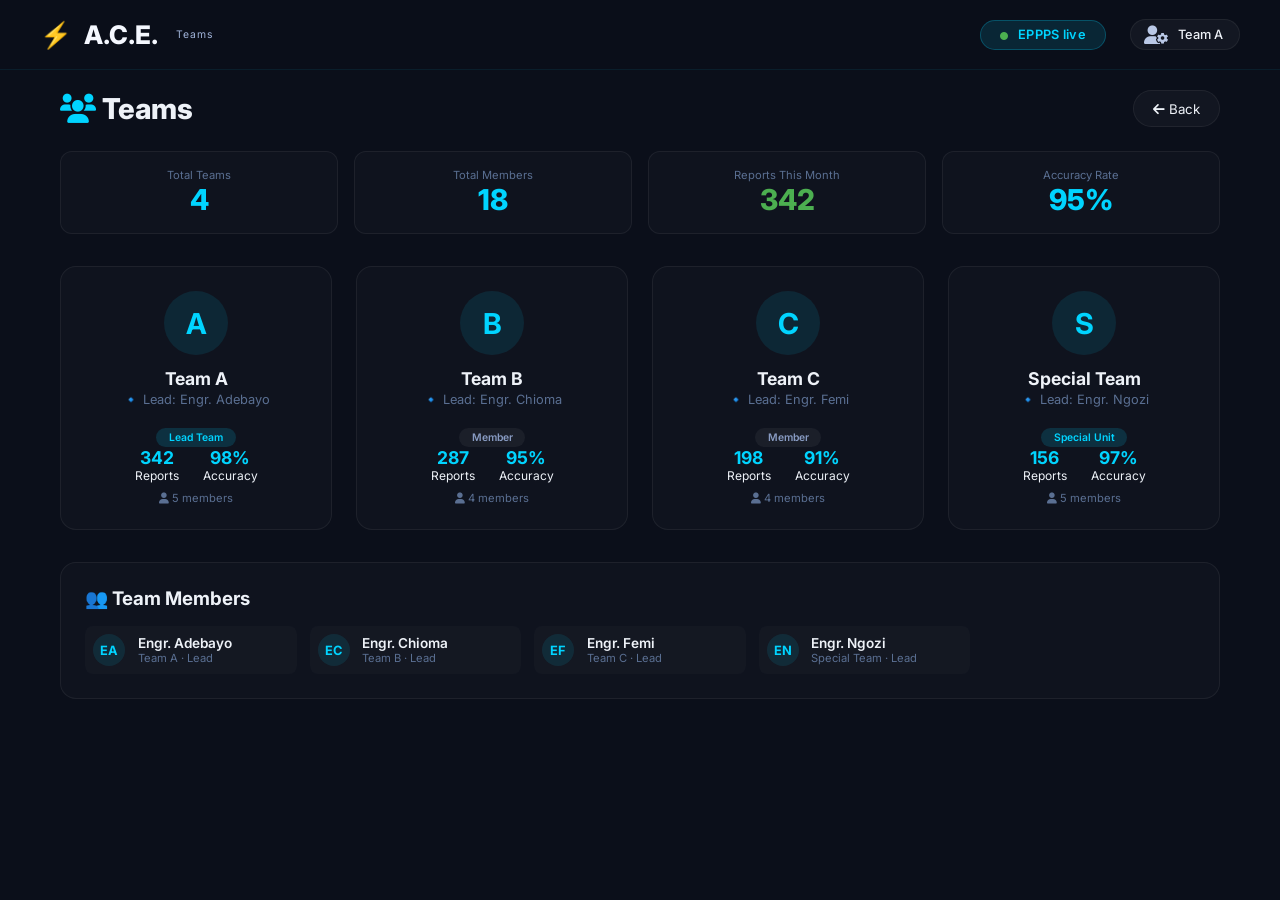
<file: pages/teams.html>
<!DOCTYPE html>
<html lang="en">
<head>
    <meta charset="UTF-8" />
    <meta name="viewport" content="width=device-width, initial-scale=1.0, maximum-scale=1.0, user-scalable=no" />
    <title>Teams - A.C.E.</title>
    <link rel="stylesheet" href="../styles.css" />
    <link href="https://fonts.googleapis.com/css2?family=Inter:wght@300;400;600;700;800;900&display=swap" rel="stylesheet" />
    <link rel="stylesheet" href="https://cdnjs.cloudflare.com/ajax/libs/font-awesome/6.0.0-beta3/css/all.min.css" />
    <style>
        .team-grid {
            display: grid;
            grid-template-columns: repeat(auto-fill, minmax(250px, 1fr));
            gap: 1.5rem;
            margin-top: 1.5rem;
        }
        .team-card {
            background: rgba(255, 255, 255, 0.02);
            border: 1px solid rgba(255, 255, 255, 0.06);
            border-radius: 16px;
            padding: 1.5rem;
            text-align: center;
            transition: 0.3s ease;
        }
        .team-card:hover {
            background: rgba(0, 212, 255, 0.03);
            border-color: rgba(0, 212, 255, 0.15);
        }
        .team-card .avatar {
            width: 64px;
            height: 64px;
            border-radius: 50%;
            background: rgba(0, 212, 255, 0.1);
            display: flex;
            align-items: center;
            justify-content: center;
            margin: 0 auto 0.8rem;
            font-size: 1.8rem;
            font-weight: 700;
            color: #00d4ff;
        }
        .team-card .name {
            font-size: 1.1rem;
            font-weight: 700;
        }
        .team-card .role {
            font-size: 0.8rem;
            color: #5a6f92;
            margin: 0.2rem 0 0.8rem;
        }
        .team-card .stats {
            display: flex;
            justify-content: center;
            gap: 1.5rem;
            font-size: 0.75rem;
        }
        .team-card .stats div {
            text-align: center;
        }
        .team-card .stats .num {
            font-weight: 700;
            color: #00d4ff;
            display: block;
            font-size: 1.1rem;
        }
        .team-card .badge {
            display: inline-block;
            padding: 0.2rem 0.8rem;
            border-radius: 20px;
            font-size: 0.65rem;
            font-weight: 600;
            margin-top: 0.5rem;
        }
        .badge-lead {
            background: rgba(0, 212, 255, 0.15);
            color: #00d4ff;
        }
        .badge-member {
            background: rgba(255, 255, 255, 0.05);
            color: #889bc2;
        }
    </style>
</head>
<body>
    <!-- Top Navigation -->
    <div class="top-bar" style="position:fixed;top:0;left:0;right:0;z-index:50;">
        <div class="logo">
            <span style="font-size:1.6rem;">⚡</span>
            A.C.E.
            <small>Teams</small>
        </div>
        <div class="top-actions">
            <span class="badge"><i class="fas fa-circle" style="color:#4caf50;font-size:0.5rem;"></i> EPPPS live</span>
            <div class="user">
                <i class="fas fa-user-cog"></i>
                <span style="font-size:0.8rem;font-weight:500;">Team A</span>
            </div>
        </div>
    </div>

    <!-- Main Content -->
    <div style="padding:90px 20px 30px;max-width:1200px;margin:0 auto;">
        <div style="display:flex;justify-content:space-between;align-items:center;margin-bottom:1.5rem;flex-wrap:wrap;gap:1rem;">
            <h1 style="font-size:1.8rem;font-weight:800;"><i class="fas fa-users" style="color:#00d4ff;"></i> Teams</h1>
            <button onclick="window.location.href='dashboard.html'" style="background:rgba(255,255,255,0.03);border:1px solid rgba(255,255,255,0.06);padding:0.6rem 1.2rem;border-radius:40px;color:#eef2f8;cursor:pointer;font-family:'Inter',sans-serif;">
                <i class="fas fa-arrow-left"></i> Back
            </button>
        </div>

        <!-- Team Stats -->
        <div style="display:grid;grid-template-columns:repeat(auto-fit,minmax(120px,1fr));gap:1rem;margin-bottom:2rem;">
            <div style="background:rgba(255,255,255,0.02);border:1px solid rgba(255,255,255,0.06);border-radius:12px;padding:1rem;text-align:center;">
                <div style="font-size:0.7rem;color:#5a6f92;">Total Teams</div>
                <div style="font-size:1.8rem;font-weight:800;color:#00d4ff;">4</div>
            </div>
            <div style="background:rgba(255,255,255,0.02);border:1px solid rgba(255,255,255,0.06);border-radius:12px;padding:1rem;text-align:center;">
                <div style="font-size:0.7rem;color:#5a6f92;">Total Members</div>
                <div style="font-size:1.8rem;font-weight:800;color:#00d4ff;">18</div>
            </div>
            <div style="background:rgba(255,255,255,0.02);border:1px solid rgba(255,255,255,0.06);border-radius:12px;padding:1rem;text-align:center;">
                <div style="font-size:0.7rem;color:#5a6f92;">Reports This Month</div>
                <div style="font-size:1.8rem;font-weight:800;color:#4caf50;">342</div>
            </div>
            <div style="background:rgba(255,255,255,0.02);border:1px solid rgba(255,255,255,0.06);border-radius:12px;padding:1rem;text-align:center;">
                <div style="font-size:0.7rem;color:#5a6f92;">Accuracy Rate</div>
                <div style="font-size:1.8rem;font-weight:800;color:#00d4ff;">95%</div>
            </div>
        </div>

        <!-- Team Grid -->
        <div class="team-grid">
            <div class="team-card">
                <div class="avatar">A</div>
                <div class="name">Team A</div>
                <div class="role">🔹 Lead: Engr. Adebayo</div>
                <span class="badge badge-lead">Lead Team</span>
                <div class="stats">
                    <div><span class="num">342</span> Reports</div>
                    <div><span class="num">98%</span> Accuracy</div>
                </div>
                <div style="margin-top:0.5rem;font-size:0.7rem;color:#5a6f92;">
                    <i class="fas fa-user"></i> 5 members
                </div>
            </div>

            <div class="team-card">
                <div class="avatar">B</div>
                <div class="name">Team B</div>
                <div class="role">🔹 Lead: Engr. Chioma</div>
                <span class="badge badge-member">Member</span>
                <div class="stats">
                    <div><span class="num">287</span> Reports</div>
                    <div><span class="num">95%</span> Accuracy</div>
                </div>
                <div style="margin-top:0.5rem;font-size:0.7rem;color:#5a6f92;">
                    <i class="fas fa-user"></i> 4 members
                </div>
            </div>

            <div class="team-card">
                <div class="avatar">C</div>
                <div class="name">Team C</div>
                <div class="role">🔹 Lead: Engr. Femi</div>
                <span class="badge badge-member">Member</span>
                <div class="stats">
                    <div><span class="num">198</span> Reports</div>
                    <div><span class="num">91%</span> Accuracy</div>
                </div>
                <div style="margin-top:0.5rem;font-size:0.7rem;color:#5a6f92;">
                    <i class="fas fa-user"></i> 4 members
                </div>
            </div>

            <div class="team-card">
                <div class="avatar">S</div>
                <div class="name">Special Team</div>
                <div class="role">🔹 Lead: Engr. Ngozi</div>
                <span class="badge badge-lead">Special Unit</span>
                <div class="stats">
                    <div><span class="num">156</span> Reports</div>
                    <div><span class="num">97%</span> Accuracy</div>
                </div>
                <div style="margin-top:0.5rem;font-size:0.7rem;color:#5a6f92;">
                    <i class="fas fa-user"></i> 5 members
                </div>
            </div>
        </div>

        <!-- Member List -->
        <div style="margin-top:2rem;background:rgba(255,255,255,0.02);border:1px solid rgba(255,255,255,0.06);border-radius:16px;padding:1.5rem;">
            <h3 style="margin-bottom:1rem;">👥 Team Members</h3>
            <div style="display:grid;grid-template-columns:repeat(auto-fill,minmax(200px,1fr));gap:0.8rem;">
                <div style="display:flex;align-items:center;gap:0.8rem;padding:0.5rem;background:rgba(255,255,255,0.02);border-radius:8px;">
                    <div style="width:32px;height:32px;border-radius:50%;background:rgba(0,212,255,0.1);display:flex;align-items:center;justify-content:center;font-weight:700;font-size:0.8rem;color:#00d4ff;">EA</div>
                    <div><div style="font-size:0.85rem;font-weight:600;">Engr. Adebayo</div><div style="font-size:0.7rem;color:#5a6f92;">Team A · Lead</div></div>
                </div>
                <div style="display:flex;align-items:center;gap:0.8rem;padding:0.5rem;background:rgba(255,255,255,0.02);border-radius:8px;">
                    <div style="width:32px;height:32px;border-radius:50%;background:rgba(0,212,255,0.1);display:flex;align-items:center;justify-content:center;font-weight:700;font-size:0.8rem;color:#00d4ff;">EC</div>
                    <div><div style="font-size:0.85rem;font-weight:600;">Engr. Chioma</div><div style="font-size:0.7rem;color:#5a6f92;">Team B · Lead</div></div>
                </div>
                <div style="display:flex;align-items:center;gap:0.8rem;padding:0.5rem;background:rgba(255,255,255,0.02);border-radius:8px;">
                    <div style="width:32px;height:32px;border-radius:50%;background:rgba(0,212,255,0.1);display:flex;align-items:center;justify-content:center;font-weight:700;font-size:0.8rem;color:#00d4ff;">EF</div>
                    <div><div style="font-size:0.85rem;font-weight:600;">Engr. Femi</div><div style="font-size:0.7rem;color:#5a6f92;">Team C · Lead</div></div>
                </div>
                <div style="display:flex;align-items:center;gap:0.8rem;padding:0.5rem;background:rgba(255,255,255,0.02);border-radius:8px;">
                    <div style="width:32px;height:32px;border-radius:50%;background:rgba(0,212,255,0.1);display:flex;align-items:center;justify-content:center;font-weight:700;font-size:0.8rem;color:#00d4ff;">EN</div>
                    <div><div style="font-size:0.85rem;font-weight:600;">Engr. Ngozi</div><div style="font-size:0.7rem;color:#5a6f92;">Special Team · Lead</div></div>
                </div>
            </div>
        </div>
    </div>

    <!-- Toast -->
    <div id="toast" class="toast"></div>

    <script>
        function showToast(message) {
            const toast = document.getElementById('toast');
            toast.textContent = message;
            toast.classList.add('show');
            clearTimeout(toast._timeout);
            toast._timeout = setTimeout(() => {
                toast.classList.remove('show');
            }, 3000);
        }
    </script>
</body>
  </html>
</file>
<file: styles.css>
/* ========== RESET & BASE ========== */
* {
    margin: 0;
    padding: 0;
    box-sizing: border-box;
}

body {
    font-family: 'Inter', sans-serif;
    background: #0b0f1a;
    color: #eef2f8;
    overflow: hidden;
    height: 100vh;
    width: 100vw;
}

#canvas-container {
    position: fixed;
    top: 0;
    left: 0;
    width: 100%;
    height: 100%;
    z-index: 1;
}

/* ========== SPLASH OVERLAY ========== */
#splash-overlay {
    position: fixed;
    inset: 0;
    z-index: 1000;
    background: rgba(6, 12, 26, 0.85);
    backdrop-filter: blur(12px);
    display: flex;
    align-items: center;
    justify-content: center;
    transition: opacity 0.8s ease, visibility 0.8s ease;
    opacity: 1;
    visibility: visible;
    pointer-events: all;
}

#splash-overlay.hidden {
    opacity: 0;
    visibility: hidden;
    pointer-events: none;
}

.splash-card {
    background: linear-gradient(145deg, #141d2b, #1b2838);
    border: 1px solid rgba(0, 212, 255, 0.25);
    border-radius: 48px;
    padding: 3rem 4rem;
    max-width: 620px;
    width: 90%;
    text-align: center;
    box-shadow: 0 40px 80px rgba(0, 0, 0, 0.8), 0 0 0 1px rgba(0, 212, 255, 0.1);
    animation: splashPulse 2.5s ease-in-out infinite;
    position: relative;
    overflow: hidden;
}

.splash-card::before {
    content: '';
    position: absolute;
    inset: -2px;
    background: conic-gradient(from 0deg, #00d4ff, #0088cc, #00d4ff, #0088cc, #00d4ff);
    border-radius: 48px;
    z-index: -1;
    animation: rotateBorder 8s linear infinite;
    opacity: 0.3;
}

@keyframes rotateBorder {
    100% {
        transform: rotate(360deg);
    }
}

@keyframes splashPulse {
    0%,
    100% {
        transform: scale(1);
    }
    50% {
        transform: scale(1.01);
    }
}

.splash-icon {
    font-size: 4.2rem;
    color: #00d4ff;
    margin-bottom: 0.5rem;
    filter: drop-shadow(0 0 30px rgba(0, 212, 255, 0.3));
}

.splash-card h1 {
    font-size: 3.2rem;
    font-weight: 900;
    letter-spacing: 4px;
    background: linear-gradient(to right, #00d4ff, #66e0ff, #00d4ff);
    -webkit-background-clip: text;
    -webkit-text-fill-color: transparent;
    background-clip: text;
    margin-bottom: 0.1rem;
}

.splash-card .sub {
    font-weight: 600;
    font-size: 0.9rem;
    letter-spacing: 3px;
    color: #b9c8e6;
    margin-bottom: 0.5rem;
    text-transform: uppercase;
}

.splash-stats {
    display: flex;
    justify-content: center;
    gap: 2.5rem;
    margin: 1.5rem 0;
    flex-wrap: wrap;
}

.splash-stats div {
    text-align: center;
}

.splash-stats .num {
    font-size: 2rem;
    font-weight: 800;
    color: #00d4ff;
    display: block;
}

.splash-stats .label {
    font-size: 0.7rem;
    text-transform: uppercase;
    letter-spacing: 1px;
    color: #8e9fc4;
}

.splash-info {
    font-size: 0.8rem;
    color: #9eb0d4;
    margin-bottom: 1.2rem;
    line-height: 1.8;
}

.splash-btn {
    background: linear-gradient(135deg, #00d4ff, #0088cc);
    border: none;
    padding: 1rem 2.8rem;
    border-radius: 60px;
    font-weight: 700;
    font-size: 1.2rem;
    color: #0b0f1a;
    cursor: pointer;
    transition: 0.25s ease;
    box-shadow: 0 8px 24px rgba(0, 212, 255, 0.3);
    margin-top: 0.5rem;
    letter-spacing: 0.5px;
}

.splash-btn:hover {
    transform: scale(1.04);
    box-shadow: 0 12px 32px rgba(0, 212, 255, 0.5);
}

.splash-btn i {
    margin-right: 10px;
}

.splash-footer {
    margin-top: 0.8rem;
    font-size: 0.6rem;
    color: #5a6f92;
    letter-spacing: 0.5px;
}

/* ========== MAIN UI OVERLAY ========== */
#main-ui {
    position: relative;
    z-index: 10;
    width: 100%;
    height: 100vh;
    pointer-events: none;
}

.top-bar {
    display: flex;
    justify-content: space-between;
    align-items: center;
    padding: 1.2rem 2.5rem;
    background: rgba(11, 15, 26, 0.55);
    backdrop-filter: blur(8px);
    border-bottom: 1px solid rgba(0, 212, 255, 0.08);
    pointer-events: auto;
}

.logo {
    display: flex;
    align-items: center;
    gap: 12px;
    font-weight: 800;
    font-size: 1.6rem;
    color: #f5f8ff;
}

.logo span {
    color: #00d4ff;
}

.logo small {
    font-weight: 400;
    font-size: 0.65rem;
    color: #a0b3d9;
    letter-spacing: 1px;
    margin-left: 6px;
}

.top-actions {
    display: flex;
    gap: 1.5rem;
    align-items: center;
}

.top-actions .badge {
    background: rgba(0, 212, 255, 0.12);
    border: 1px solid rgba(0, 212, 255, 0.25);
    padding: 0.4rem 1.2rem;
    border-radius: 40px;
    font-size: 0.8rem;
    font-weight: 600;
    color: #00d4ff;
    letter-spacing: 0.3px;
}

.top-actions .badge i {
    margin-right: 6px;
}

.top-actions .user {
    display: flex;
    align-items: center;
    gap: 10px;
    background: rgba(255, 255, 255, 0.04);
    padding: 0.3rem 1rem 0.3rem 0.8rem;
    border-radius: 40px;
    border: 1px solid rgba(255, 255, 255, 0.06);
}

.top-actions .user i {
    font-size: 1.2rem;
    color: #b9c8e6;
}

/* ========== LIVE STATS ========== */
.live-stats {
    position: fixed;
    bottom: 2rem;
    right: 2rem;
    background: rgba(12, 20, 34, 0.75);
    backdrop-filter: blur(12px);
    border: 1px solid rgba(0, 212, 255, 0.15);
    border-radius: 24px;
    padding: 1.2rem 1.8rem;
    pointer-events: auto;
    min-width: 190px;
    box-shadow: 0 16px 48px rgba(0, 0, 0, 0.6);
}

.live-stats .stat-item {
    display: flex;
    justify-content: space-between;
    padding: 0.3rem 0;
    border-bottom: 1px solid rgba(255, 255, 255, 0.03);
    font-size: 0.8rem;
}

.live-stats .stat-item:last-child {
    border-bottom: none;
}

.live-stats .stat-item .val {
    font-weight: 700;
    color: #00d4ff;
}

.live-stats .stat-title {
    font-size: 0.6rem;
    text-transform: uppercase;
    letter-spacing: 1px;
    color: #889bc2;
}

/* ========== CTA PANEL ========== */
.cta-panel {
    position: fixed;
    bottom: 2rem;
    left: 2rem;
    pointer-events: auto;
    display: flex;
    flex-direction: column;
    gap: 0.8rem;
}

.cta-panel button {
    background: rgba(20, 30, 48, 0.7);
    backdrop-filter: blur(8px);
    border: 1px solid rgba(255, 255, 255, 0.08);
    padding: 0.7rem 1.8rem;
    border-radius: 40px;
    color: #eef2f8;
    font-weight: 600;
    font-size: 0.9rem;
    cursor: pointer;
    transition: 0.2s ease;
    display: flex;
    align-items: center;
    gap: 10px;
    box-shadow: 0 4px 16px rgba(0, 0, 0, 0.3);
    font-family: 'Inter', sans-serif;
}

.cta-panel button:hover {
    background: rgba(0, 212, 255, 0.12);
    border-color: #00d4ff;
    transform: translateX(4px);
}

.cta-panel button i {
    color: #00d4ff;
}

/* ========== MOBILE RESPONSIVE ========== */
@media (max-width: 700px) {
    .splash-card {
        padding: 2rem 1.5rem;
    }
    .splash-card h1 {
        font-size: 2.4rem;
    }
    .splash-stats {
        gap: 1rem;
    }
    .top-bar {
        padding: 0.8rem 1.2rem;
        flex-wrap: wrap;
        gap: 0.5rem;
    }
    .logo {
        font-size: 1.2rem;
    }
    .logo small {
        font-size: 0.5rem;
    }
    .top-actions .badge {
        display: none;
    }
    .live-stats {
        bottom: 1rem;
        right: 1rem;
        padding: 0.8rem 1.2rem;
        min-width: 140px;
    }
    .cta-panel {
        left: 1rem;
        bottom: 5.5rem;
    }
    .cta-panel button {
        padding: 0.5rem 1.2rem;
        font-size: 0.75rem;
    }
}

/* ========== PAGE CONTAINER ========== */
.page-container {
    position: fixed;
    top: 0;
    left: 0;
    width: 100%;
    height: 100%;
    z-index: 100;
    background: rgba(11, 15, 26, 0.95);
    backdrop-filter: blur(16px);
    overflow-y: auto;
    padding: 80px 20px 100px;
    display: none;
    animation: fadeIn 0.3s ease;
}

.page-container.active {
    display: block;
}

@keyframes fadeIn {
    from {
        opacity: 0;
        transform: translateY(20px);
    }
    to {
        opacity: 1;
        transform: translateY(0);
    }
}

.page-container .page-header {
    display: flex;
    justify-content: space-between;
    align-items: center;
    margin-bottom: 2rem;
    max-width: 800px;
    margin-left: auto;
    margin-right: auto;
}

.page-container .page-header h2 {
    font-size: 1.8rem;
    font-weight: 800;
}

.page-container .page-header h2 i {
    color: #00d4ff;
    margin-right: 10px;
}

.page-container .page-header .close-btn {
    background: rgba(255, 255, 255, 0.05);
    border: 1px solid rgba(255, 255, 255, 0.1);
    color: #eef2f8;
    padding: 0.6rem 1.2rem;
    border-radius: 40px;
    cursor: pointer;
    font-size: 0.9rem;
    font-family: 'Inter', sans-serif;
    transition: 0.2s;
}

.page-container .page-header .close-btn:hover {
    background: rgba(255, 70, 70, 0.15);
    border-color: #ff6b6b;
}

.page-content {
    max-width: 800px;
    margin: 0 auto;
}

/* ========== FORM STYLES ========== */
.form-group {
    margin-bottom: 1.5rem;
}

.form-group label {
    display: block;
    font-weight: 600;
    font-size: 0.9rem;
    margin-bottom: 0.4rem;
    color: #b9c8e6;
}

.form-group label .required {
    color: #ff6b6b;
    margin-left: 4px;
}

.form-group input,
.form-group select,
.form-group textarea {
    width: 100%;
    padding: 0.8rem 1rem;
    background: rgba(255, 255, 255, 0.04);
    border: 1px solid rgba(255, 255, 255, 0.08);
    border-radius: 12px;
    color: #eef2f8;
    font-size: 1rem;
    font-family: 'Inter', sans-serif;
    transition: 0.2s;
}

.form-group input:focus,
.form-group select:focus,
.form-group textarea:focus {
    outline: none;
    border-color: #00d4ff;
    background: rgba(0, 212, 255, 0.05);
}

.form-group textarea {
    min-height: 120px;
    resize: vertical;
}

.form-group .file-upload {
    border: 2px dashed rgba(255, 255, 255, 0.1);
    border-radius: 12px;
    padding: 2rem;
    text-align: center;
    cursor: pointer;
    transition: 0.2s;
    color: #889bc2;
}

.form-group .file-upload:hover {
    border-color: #00d4ff;
    background: rgba(0, 212, 255, 0.03);
}

.form-group .file-upload i {
    font-size: 2rem;
    display: block;
    margin-bottom: 0.5rem;
}

.form-row {
    display: grid;
    grid-template-columns: 1fr 1fr;
    gap: 1rem;
}

@media (max-width: 600px) {
    .form-row {
        grid-template-columns: 1fr;
    }
}

.submit-btn {
    background: linear-gradient(135deg, #00d4ff, #0088cc);
    border: none;
    padding: 1rem 2.8rem;
    border-radius: 60px;
    font-weight: 700;
    font-size: 1.1rem;
    color: #0b0f1a;
    cursor: pointer;
    transition: 0.25s ease;
    box-shadow: 0 8px 24px rgba(0, 212, 255, 0.3);
    font-family: 'Inter', sans-serif;
    width: 100%;
}

.submit-btn:hover {
    transform: scale(1.02);
    box-shadow: 0 12px 32px rgba(0, 212, 255, 0.5);
}

.submit-btn:disabled {
    opacity: 0.5;
    cursor: not-allowed;
    transform: none;
}

/* ========== AI RESPONSE CARD ========== */
.ai-response {
    background: rgba(0, 212, 255, 0.05);
    border: 1px solid rgba(0, 212, 255, 0.2);
    border-radius: 16px;
    padding: 1.5rem;
    margin: 1.5rem 0;
}

.ai-response h4 {
    color: #00d4ff;
    margin-bottom: 0.5rem;
}

.ai-response .observation {
    padding: 0.5rem 0;
    border-bottom: 1px solid rgba(255, 255, 255, 0.03);
    font-size: 0.9rem;
}

.ai-response .observation:last-child {
    border-bottom: none;
}

/* ========== TOAST NOTIFICATION ========== */
.toast {
    position: fixed;
    bottom: 100px;
    left: 50%;
    transform: translateX(-50%);
    background: rgba(11, 15, 26, 0.9);
    backdrop-filter: blur(12px);
    border: 1px solid rgba(0, 212, 255, 0.2);
    padding: 0.8rem 2rem;
    border-radius: 40px;
    color: #eef2f8;
    font-weight: 600;
    z-index: 2000;
    display: none;
    font-size: 0.9rem;
    box-shadow: 0 8px 32px rgba(0, 0, 0, 0.5);
}

.toast.show {
    display: block;
    animation: slideUp 0.3s ease;
}

@keyframes slideUp {
    from {
        opacity: 0;
        transform: translateX(-50%) translateY(20px);
    }
    to {
        opacity: 1;
        transform: translateX(-50%) translateY(0);
    }
}

/* ========== TOGGLE SWITCH ========== */
.toggle-group {
    display: flex;
    gap: 0.5rem;
    flex-wrap: wrap;
}

.toggle-group button {
    padding: 0.5rem 1.2rem;
    border-radius: 40px;
    border: 1px solid rgba(255, 255, 255, 0.1);
    background: transparent;
    color: #889bc2;
    cursor: pointer;
    font-size: 0.8rem;
    font-family: 'Inter', sans-serif;
    transition: 0.2s;
}

.toggle-group button.active {
    background: rgba(0, 212, 255, 0.15);
    border-color: #00d4ff;
    color: #00d4ff;
}

.toggle-group button:hover {
    border-color: #00d4ff;
    }
</file>
